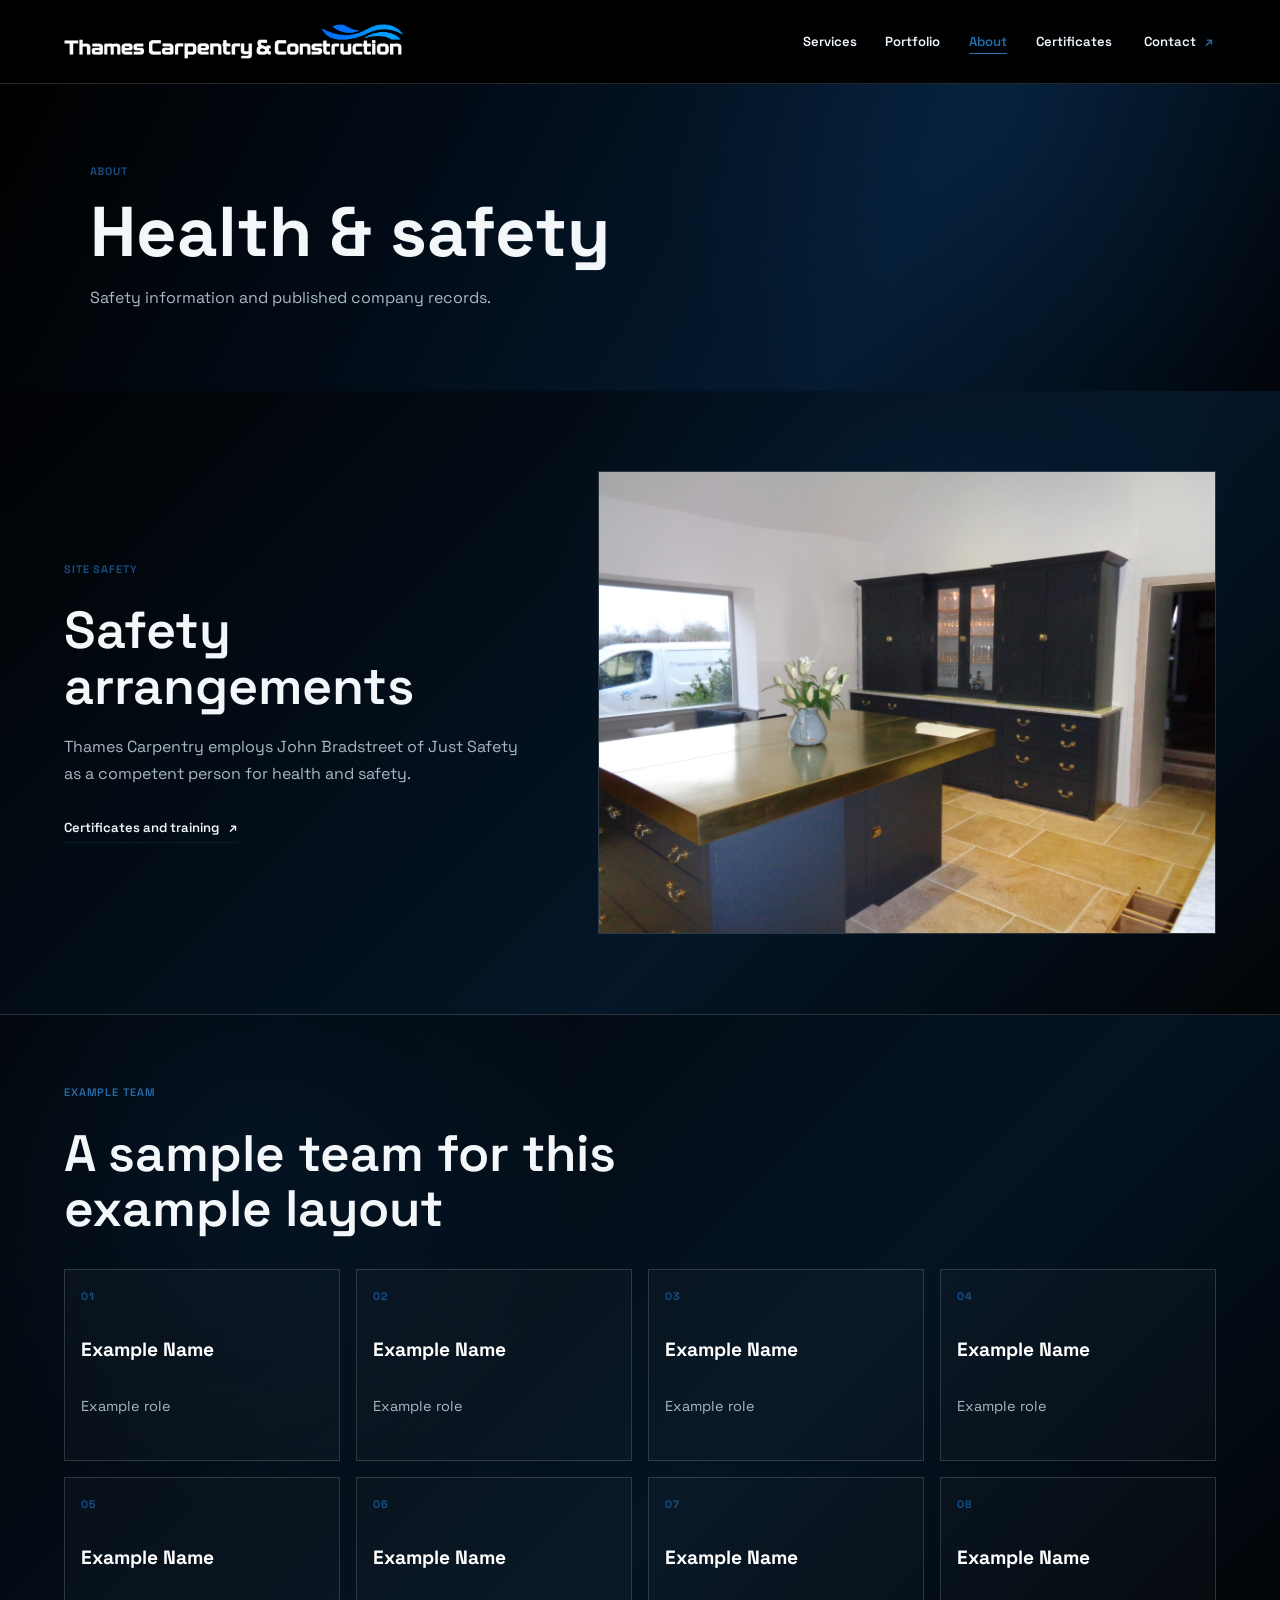
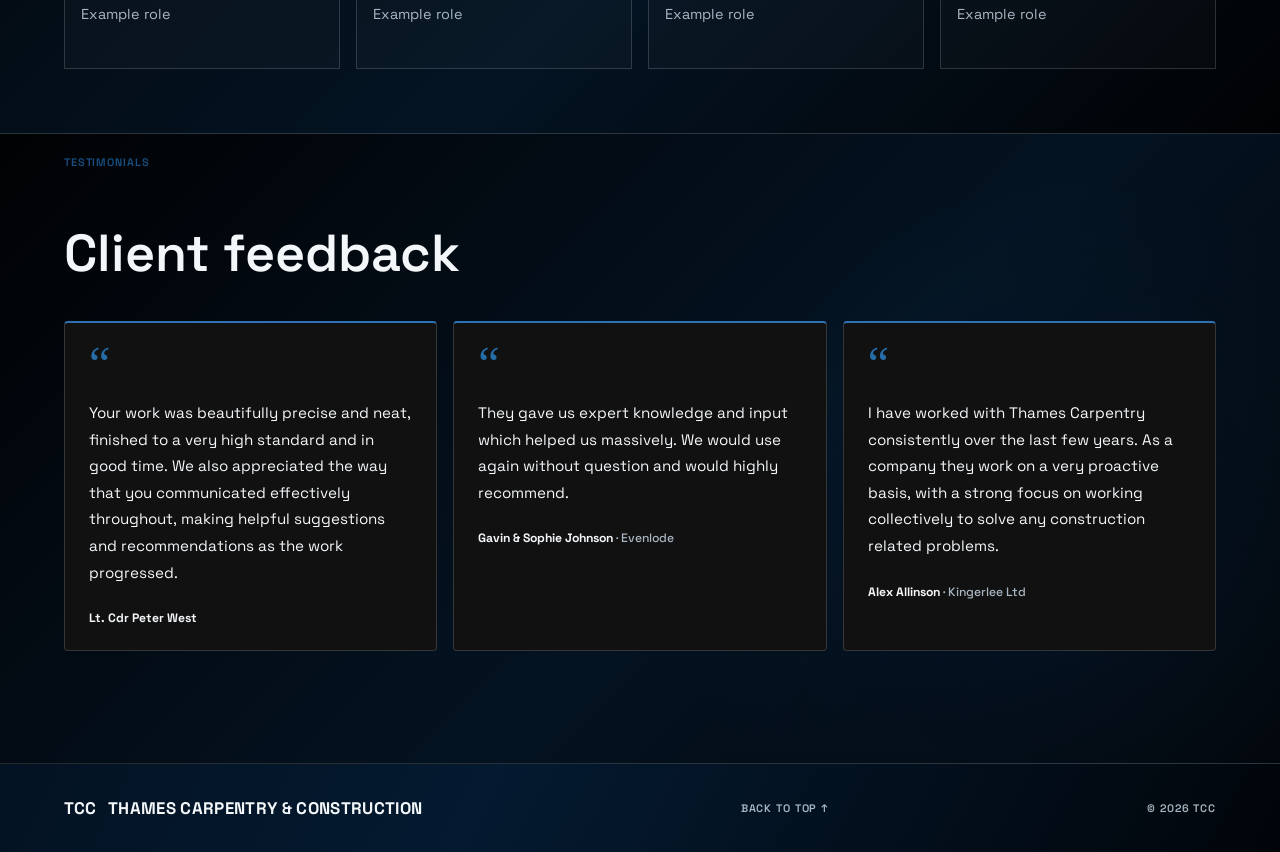
<file: about.html>
<!doctype html>
<html lang="en">
  <head>
    <meta charset="UTF-8" />
    <meta name="viewport" content="width=device-width, initial-scale=1.0" />
    <meta name="description" content="Health and safety information, certificates, and training records for Thames Carpentry and Construction." />
    <meta name="theme-color" content="#f7f9fb" />
    <title>About | Thames Carpentry &amp; Construction</title>
    <link rel="preconnect" href="https://fonts.googleapis.com" />
    <link rel="preconnect" href="https://fonts.gstatic.com" crossorigin />
      <link href="https://fonts.googleapis.com/css2?family=IBM+Plex+Mono:wght@400;500;600&family=Space+Grotesk:wght@400;500;600;700&display=swap" rel="stylesheet" />
      <link rel="stylesheet" href="src/style.css?v=26" />
    <script type="module" src="src/main.js"></script>
  </head>
  <body>
    <header class="site-header">
      <a class="brand" href="index.html" aria-label="Thames Carpentry and Construction home"><img class="brand-logo" src="assets/tcc.png" alt="Thames Carpentry and Construction" /></a>
      <nav class="nav-links" aria-label="Main navigation">
        <a href="kitchens.html">Services</a><a href="portfolio.html">Portfolio</a><a href="about.html" aria-current="page">About</a><a href="certificates.html">Certificates</a><a class="nav-contact" href="contact.html">Contact <span aria-hidden="true">↗</span></a>
      </nav>
      <button class="menu-button" type="button" aria-expanded="false" aria-controls="mobile-nav">Menu</button>
    </header>
    <main id="top">
      <section class="page-hero dark-section">
        <p class="eyebrow">About</p>
        <h1>Health &amp; safety</h1>
        <p>Safety information and published company records.</p>
      </section>
      <section class="about about-profile section-frame" id="about">
        <div class="about-copy">
          <p class="eyebrow">Site safety</p>
          <h2>Safety arrangements</h2>
          <p>Thames Carpentry employs John Bradstreet of Just Safety as a competent person for health and safety.</p>
          <a class="text-link text-link-light" href="certificates.html">Certificates and training <span aria-hidden="true">↗</span></a>
        </div>
        <figure class="about-photo">
          <img src="assets/project-17.jpg" alt="Carpentry and construction project from the Thames Carpentry portfolio" loading="lazy" />
        </figure>
      </section>
      <section class="who-we-are section-frame" aria-labelledby="example-team-title">
        <div class="who-we-are-header">
          <p class="eyebrow">Example team</p>
          <h2 id="example-team-title">A sample team for this example layout</h2>
        </div>
        <div class="people-grid" aria-label="Example team members">
          <article class="person-card"><span>01</span><h3>Example Name</h3><p>Example role</p></article>
          <article class="person-card"><span>02</span><h3>Example Name</h3><p>Example role</p></article>
          <article class="person-card"><span>03</span><h3>Example Name</h3><p>Example role</p></article>
          <article class="person-card"><span>04</span><h3>Example Name</h3><p>Example role</p></article>
          <article class="person-card"><span>05</span><h3>Example Name</h3><p>Example role</p></article>
          <article class="person-card"><span>06</span><h3>Example Name</h3><p>Example role</p></article>
          <article class="person-card"><span>07</span><h3>Example Name</h3><p>Example role</p></article>
          <article class="person-card"><span>08</span><h3>Example Name</h3><p>Example role</p></article>
        </div>
      </section>
      <section class="testimonials section-frame dark-section" aria-labelledby="testimonial-title">
        <div class="section-topline"><p class="eyebrow">Testimonials</p></div>
        <h2 id="testimonial-title">Client feedback</h2>
        <div class="quote-grid">
          <figure class="quote reveal"><span class="quote-mark" aria-hidden="true">“</span><blockquote>Your work was beautifully precise and neat, finished to a very high standard and in good time. We also appreciated the way that you communicated effectively throughout, making helpful suggestions and recommendations as the work progressed.</blockquote><figcaption>Lt. Cdr Peter West</figcaption></figure>
          <figure class="quote reveal"><span class="quote-mark" aria-hidden="true">“</span><blockquote>They gave us expert knowledge and input which helped us massively. We would use again without question and would highly recommend.</blockquote><figcaption>Gavin &amp; Sophie Johnson <span>· Evenlode</span></figcaption></figure>
          <figure class="quote reveal"><span class="quote-mark" aria-hidden="true">“</span><blockquote>I have worked with Thames Carpentry consistently over the last few years. As a company they work on a very proactive basis, with a strong focus on working collectively to solve any construction related problems.</blockquote><figcaption>Alex Allinson <span>· Kingerlee Ltd</span></figcaption></figure>
        </div>
      </section>
    </main>
    <footer class="site-footer section-frame"><a class="footer-brand" href="index.html">TCC <span>Thames Carpentry &amp; Construction</span></a><a href="#top">Back to top ↑</a><span>© <span id="copyright-year"></span> TCC</span></footer>
    <nav class="mobile-nav" id="mobile-nav" aria-label="Mobile navigation" hidden>
      <a href="kitchens.html">Services <span aria-hidden="true">↗</span></a><a href="portfolio.html">Portfolio <span aria-hidden="true">↗</span></a><a href="about.html">About <span aria-hidden="true">↗</span></a><a href="certificates.html">Certificates <span aria-hidden="true">↗</span></a><a href="contact.html">Contact <span aria-hidden="true">↗</span></a>
    </nav>
  </body>
</html>
</file>
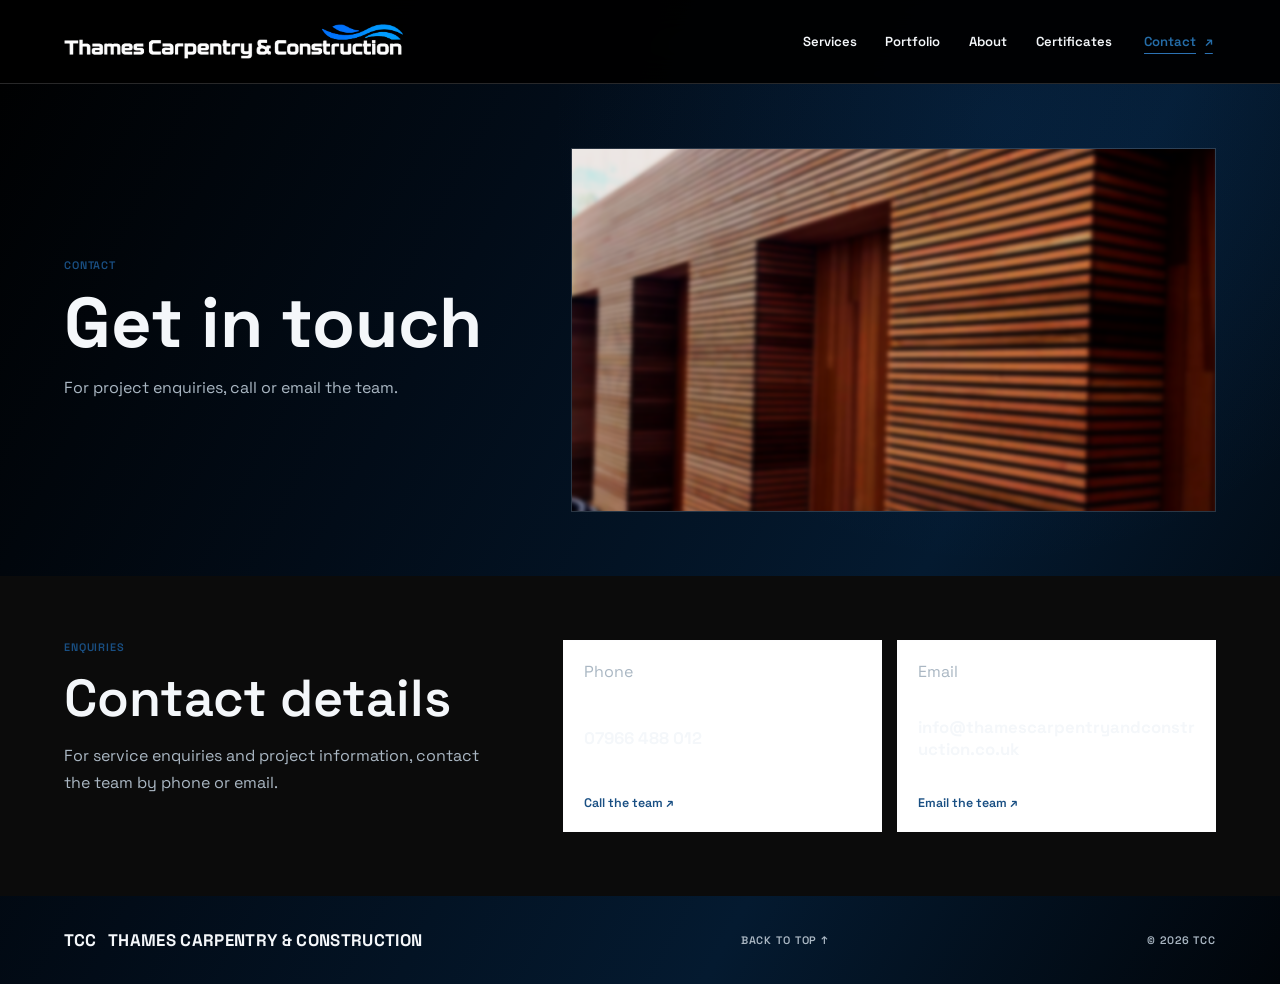
<file: contact.html>
<!doctype html>
<html lang="en">
  <head>
    <meta charset="UTF-8" />
    <meta name="viewport" content="width=device-width, initial-scale=1.0" />
    <meta name="description" content="Contact Thames Carpentry and Construction by phone or email." />
    <meta name="theme-color" content="#f7f9fb" />
    <title>Contact | Thames Carpentry &amp; Construction</title>
    <link rel="preconnect" href="https://fonts.googleapis.com" />
    <link rel="preconnect" href="https://fonts.gstatic.com" crossorigin />
      <link href="https://fonts.googleapis.com/css2?family=IBM+Plex+Mono:wght@400;500;600&family=Space+Grotesk:wght@400;500;600;700&display=swap" rel="stylesheet" />
      <link rel="stylesheet" href="src/style.css?v=28" />
    <script type="module" src="src/main.js"></script>
  </head>
  <body>
    <header class="site-header">
      <a class="brand" href="index.html" aria-label="Thames Carpentry and Construction home"><img class="brand-logo" src="assets/tcc.png" alt="Thames Carpentry and Construction" /></a>
      <nav class="nav-links" aria-label="Main navigation">
        <a href="kitchens.html">Services</a><a href="portfolio.html">Portfolio</a><a href="about.html">About</a><a href="certificates.html">Certificates</a><a class="nav-contact" href="contact.html" aria-current="page">Contact <span aria-hidden="true">↗</span></a>
      </nav>
      <button class="menu-button" type="button" aria-expanded="false" aria-controls="mobile-nav">Menu</button>
    </header>
    <main id="top">
      <section class="contact-hero">
        <div class="contact-hero-copy">
          <p class="eyebrow">Contact</p>
          <h1>Get in touch</h1>
          <p>For project enquiries, call or email the team.</p>
        </div>
        <figure class="contact-hero-image">
          <img src="assets/home-banner.jpg" alt="Thames Carpentry and Construction project" fetchpriority="high" />
        </figure>
      </section>
      <section class="contact section-frame contact-page">
        <div class="contact-details-intro">
          <p class="eyebrow">Enquiries</p>
          <h2>Contact details</h2>
          <p>For service enquiries and project information, contact the team by phone or email.</p>
        </div>
        <div class="contact-methods">
          <a class="contact-method" href="tel:+447966488012"><span class="contact-method-label">Phone</span><strong>07966 488 012</strong><span class="contact-method-arrow">Call the team ↗</span></a>
          <a class="contact-method" href="mailto:info@thamescarpentryandconstruction.co.uk"><span class="contact-method-label">Email</span><strong>info@thamescarpentryandconstruction.co.uk</strong><span class="contact-method-arrow">Email the team ↗</span></a>
        </div>
      </section>
    </main>
    <footer class="site-footer section-frame"><a class="footer-brand" href="index.html">TCC <span>Thames Carpentry &amp; Construction</span></a><a href="#top">Back to top ↑</a><span>© <span id="copyright-year"></span> TCC</span></footer>
    <nav class="mobile-nav" id="mobile-nav" aria-label="Mobile navigation" hidden>
      <a href="kitchens.html">Services <span aria-hidden="true">↗</span></a><a href="portfolio.html">Portfolio <span aria-hidden="true">↗</span></a><a href="about.html">About <span aria-hidden="true">↗</span></a><a href="certificates.html">Certificates <span aria-hidden="true">↗</span></a><a href="contact.html">Contact <span aria-hidden="true">↗</span></a>
    </nav>
  </body>
</html>
</file>
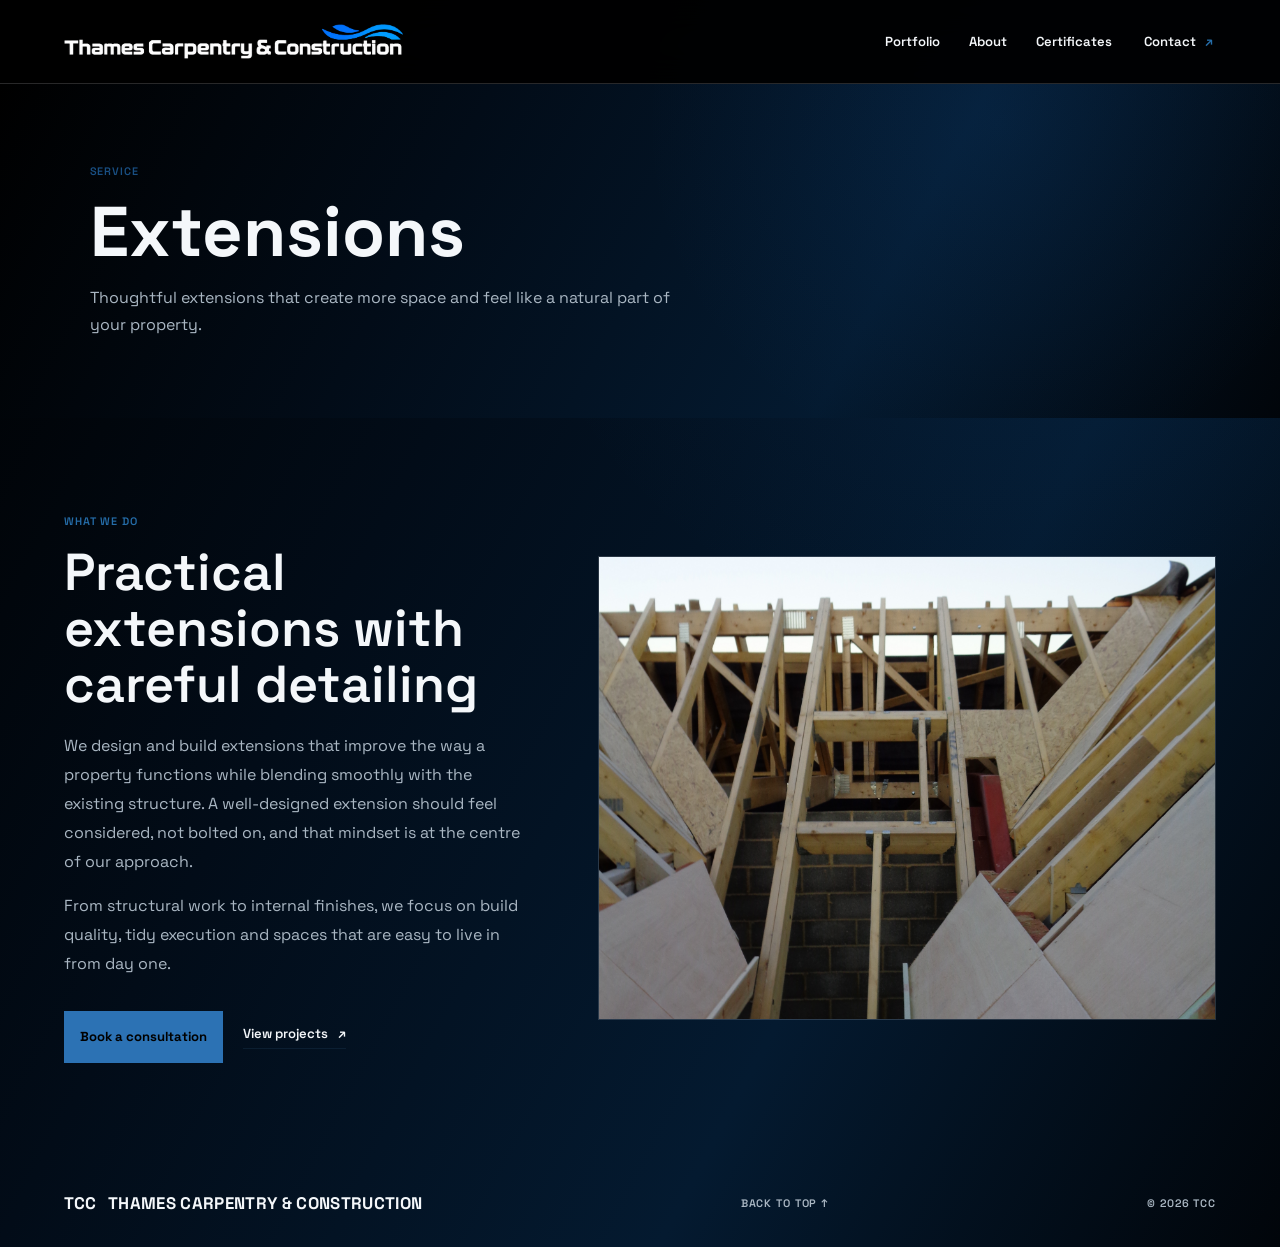
<file: extensions.html>
<!doctype html>
<html lang="en">
  <head>
    <meta charset="UTF-8" />
    <meta name="viewport" content="width=device-width, initial-scale=1.0" />
    <meta name="description" content="Extensions and structural alterations by Thames Carpentry and Construction." />
    <meta name="theme-color" content="#f7f9fb" />
    <title>Extensions | Thames Carpentry &amp; Construction</title>
    <link rel="preconnect" href="https://fonts.googleapis.com" />
    <link rel="preconnect" href="https://fonts.gstatic.com" crossorigin />
    <link href="https://fonts.googleapis.com/css2?family=IBM+Plex+Mono:wght@400;500;600&family=Space+Grotesk:wght@400;500;600;700&display=swap" rel="stylesheet" />
    <link rel="stylesheet" href="src/style.css?v=26" />
    <script type="module" src="src/main.js"></script>
  </head>
  <body>
    <header class="site-header">
      <a class="brand" href="index.html" aria-label="Thames Carpentry and Construction home"><img class="brand-logo" src="assets/tcc.png" alt="Thames Carpentry and Construction" /></a>
      <nav class="nav-links" aria-label="Main navigation">
        <a href="portfolio.html">Portfolio</a>
        <a href="about.html">About</a>
        <a href="certificates.html">Certificates</a>
        <a class="nav-contact" href="contact.html">Contact <span aria-hidden="true">↗</span></a>
      </nav>
      <button class="menu-button" type="button" aria-expanded="false" aria-controls="mobile-nav">Menu</button>
    </header>
    <main id="top">
      <section class="page-hero dark-section">
        <p class="eyebrow">Service</p>
        <h1>Extensions</h1>
        <p>Thoughtful extensions that create more space and feel like a natural part of your property.</p>
      </section>
      <section class="service-page-content section-frame" aria-label="Extension service details">
        <div class="service-page-copy">
          <p class="eyebrow">What we do</p>
          <h2>Practical extensions with careful detailing</h2>
          <p>We design and build extensions that improve the way a property functions while blending smoothly with the existing structure. A well-designed extension should feel considered, not bolted on, and that mindset is at the centre of our approach.</p>
          <p>From structural work to internal finishes, we focus on build quality, tidy execution and spaces that are easy to live in from day one.</p>
          <div class="service-page-actions">
            <a class="button button-primary" href="contact.html">Book a consultation</a>
            <a class="text-link text-link-light" href="portfolio.html">View projects <span aria-hidden="true">↗</span></a>
          </div>
        </div>
        <figure class="service-page-image">
          <img src="assets/project-04.jpg" alt="Property extension by Thames Carpentry and Construction" loading="lazy" />
        </figure>
      </section>
    </main>
    <footer class="site-footer section-frame"><a class="footer-brand" href="index.html">TCC <span>Thames Carpentry &amp; Construction</span></a><a href="#top">Back to top ↑</a><span>© <span id="copyright-year"></span> TCC</span></footer>
    <nav class="mobile-nav" id="mobile-nav" aria-label="Mobile navigation" hidden>
      <a href="portfolio.html">Portfolio <span aria-hidden="true">↗</span></a><a href="about.html">About <span aria-hidden="true">↗</span></a><a href="certificates.html">Certificates <span aria-hidden="true">↗</span></a><a href="contact.html">Contact <span aria-hidden="true">↗</span></a>
    </nav>
  </body>
</html>
</file>
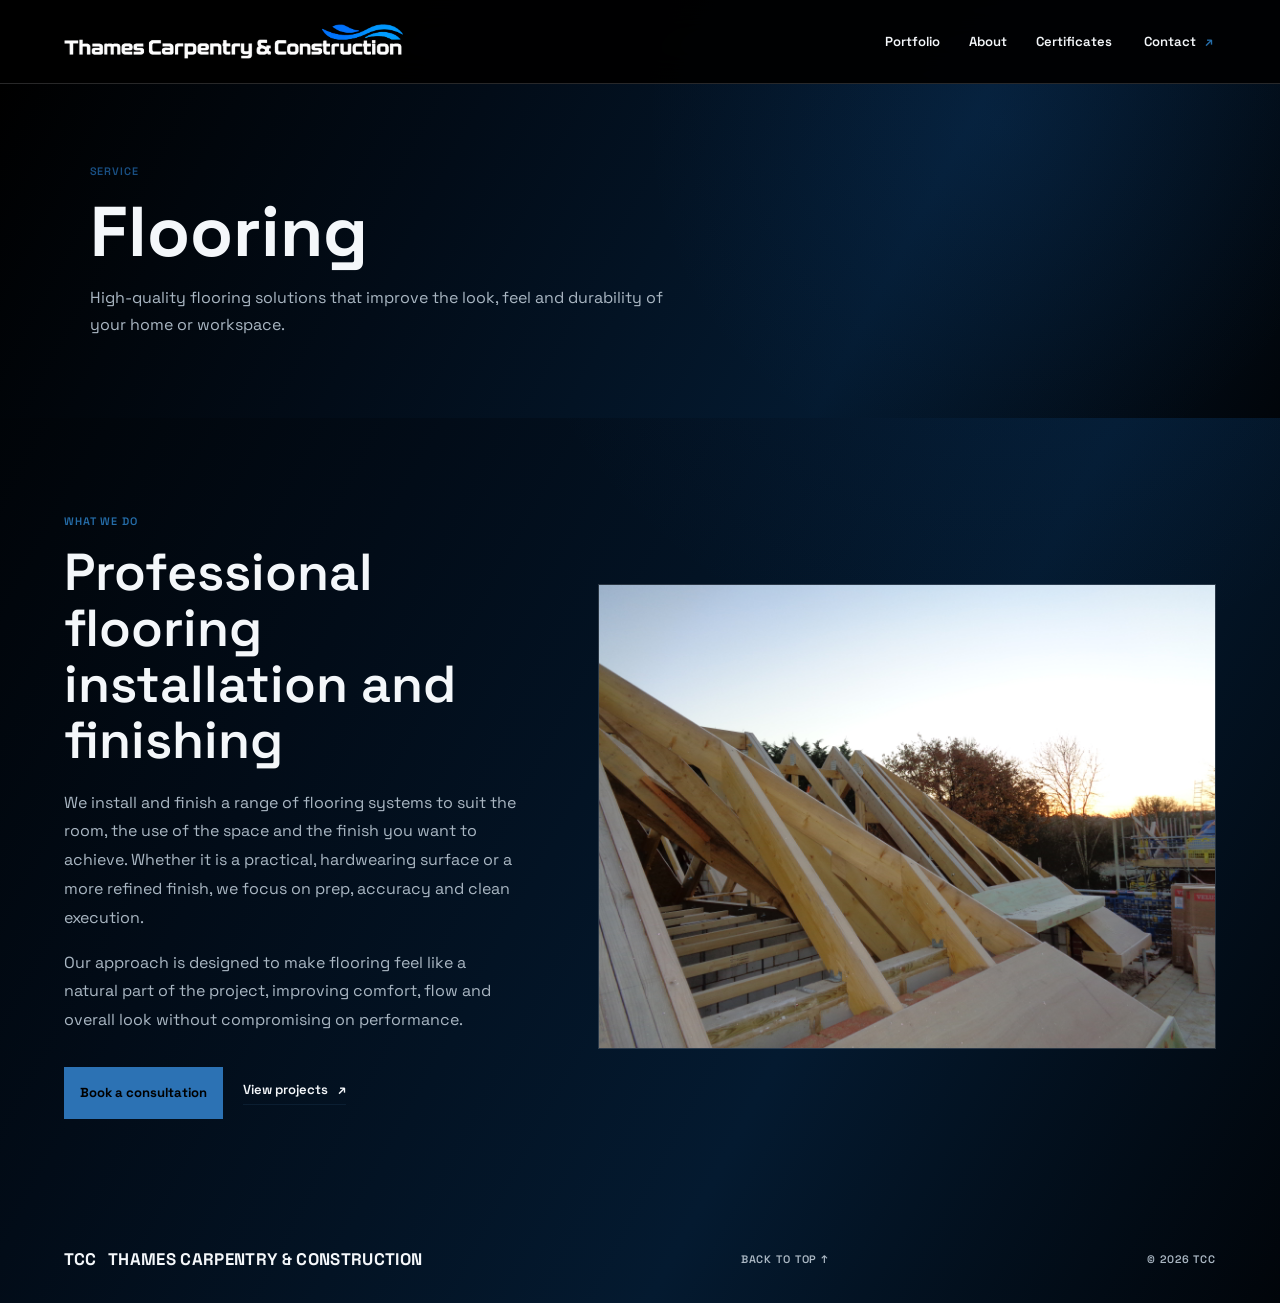
<file: flooring.html>
<!doctype html>
<html lang="en">
  <head>
    <meta charset="UTF-8" />
    <meta name="viewport" content="width=device-width, initial-scale=1.0" />
    <meta name="description" content="Flooring installation and finishing services from Thames Carpentry and Construction." />
    <meta name="theme-color" content="#f7f9fb" />
    <title>Flooring | Thames Carpentry &amp; Construction</title>
    <link rel="preconnect" href="https://fonts.googleapis.com" />
    <link rel="preconnect" href="https://fonts.gstatic.com" crossorigin />
    <link href="https://fonts.googleapis.com/css2?family=IBM+Plex+Mono:wght@400;500;600&family=Space+Grotesk:wght@400;500;600;700&display=swap" rel="stylesheet" />
    <link rel="stylesheet" href="src/style.css?v=26" />
    <script type="module" src="src/main.js"></script>
  </head>
  <body>
    <header class="site-header">
      <a class="brand" href="index.html" aria-label="Thames Carpentry and Construction home"><img class="brand-logo" src="assets/tcc.png" alt="Thames Carpentry and Construction" /></a>
      <nav class="nav-links" aria-label="Main navigation">
        <a href="portfolio.html">Portfolio</a>
        <a href="about.html">About</a>
        <a href="certificates.html">Certificates</a>
        <a class="nav-contact" href="contact.html">Contact <span aria-hidden="true">↗</span></a>
      </nav>
      <button class="menu-button" type="button" aria-expanded="false" aria-controls="mobile-nav">Menu</button>
    </header>
    <main id="top">
      <section class="page-hero dark-section">
        <p class="eyebrow">Service</p>
        <h1>Flooring</h1>
        <p>High-quality flooring solutions that improve the look, feel and durability of your home or workspace.</p>
      </section>
      <section class="service-page-content section-frame" aria-label="Flooring service details">
        <div class="service-page-copy">
          <p class="eyebrow">What we do</p>
          <h2>Professional flooring installation and finishing</h2>
          <p>We install and finish a range of flooring systems to suit the room, the use of the space and the finish you want to achieve. Whether it is a practical, hardwearing surface or a more refined finish, we focus on prep, accuracy and clean execution.</p>
          <p>Our approach is designed to make flooring feel like a natural part of the project, improving comfort, flow and overall look without compromising on performance.</p>
          <div class="service-page-actions">
            <a class="button button-primary" href="contact.html">Book a consultation</a>
            <a class="text-link text-link-light" href="portfolio.html">View projects <span aria-hidden="true">↗</span></a>
          </div>
        </div>
        <figure class="service-page-image">
          <img src="assets/project-02.jpg" alt="Flooring installation by Thames Carpentry and Construction" loading="lazy" />
        </figure>
      </section>
    </main>
    <footer class="site-footer section-frame"><a class="footer-brand" href="index.html">TCC <span>Thames Carpentry &amp; Construction</span></a><a href="#top">Back to top ↑</a><span>© <span id="copyright-year"></span> TCC</span></footer>
    <nav class="mobile-nav" id="mobile-nav" aria-label="Mobile navigation" hidden>
      <a href="portfolio.html">Portfolio <span aria-hidden="true">↗</span></a><a href="about.html">About <span aria-hidden="true">↗</span></a><a href="certificates.html">Certificates <span aria-hidden="true">↗</span></a><a href="contact.html">Contact <span aria-hidden="true">↗</span></a>
    </nav>
  </body>
</html>
</file>
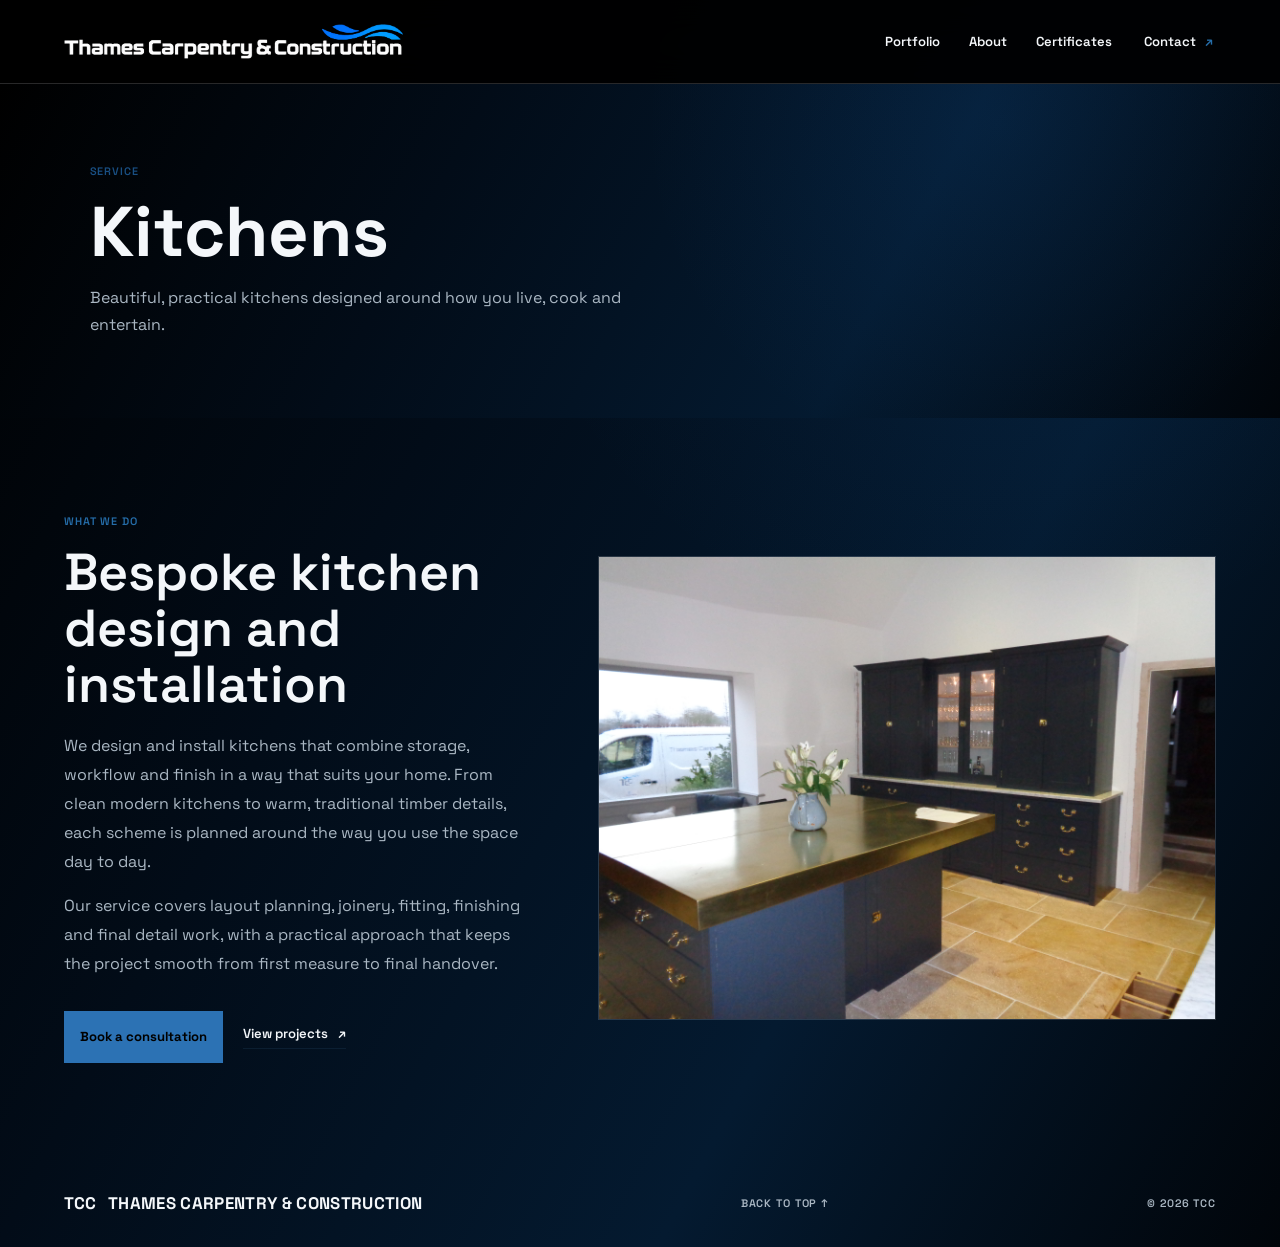
<file: kitchens.html>
<!doctype html>
<html lang="en">
  <head>
    <meta charset="UTF-8" />
    <meta name="viewport" content="width=device-width, initial-scale=1.0" />
    <meta name="description" content="Bespoke kitchen design and installation by Thames Carpentry and Construction." />
    <meta name="theme-color" content="#f7f9fb" />
    <title>Kitchens | Thames Carpentry &amp; Construction</title>
    <link rel="preconnect" href="https://fonts.googleapis.com" />
    <link rel="preconnect" href="https://fonts.gstatic.com" crossorigin />
    <link href="https://fonts.googleapis.com/css2?family=IBM+Plex+Mono:wght@400;500;600&family=Space+Grotesk:wght@400;500;600;700&display=swap" rel="stylesheet" />
    <link rel="stylesheet" href="src/style.css?v=26" />
    <script type="module" src="src/main.js"></script>
  </head>
  <body>
    <header class="site-header">
      <a class="brand" href="index.html" aria-label="Thames Carpentry and Construction home"><img class="brand-logo" src="assets/tcc.png" alt="Thames Carpentry and Construction" /></a>
      <nav class="nav-links" aria-label="Main navigation">
        <a href="portfolio.html">Portfolio</a>
        <a href="about.html">About</a>
        <a href="certificates.html">Certificates</a>
        <a class="nav-contact" href="contact.html">Contact <span aria-hidden="true">↗</span></a>
      </nav>
      <button class="menu-button" type="button" aria-expanded="false" aria-controls="mobile-nav">Menu</button>
    </header>
    <main id="top">
      <section class="page-hero dark-section">
        <p class="eyebrow">Service</p>
        <h1>Kitchens</h1>
        <p>Beautiful, practical kitchens designed around how you live, cook and entertain.</p>
      </section>
      <section class="service-page-content section-frame" aria-label="Kitchen service details">
        <div class="service-page-copy">
          <p class="eyebrow">What we do</p>
          <h2>Bespoke kitchen design and installation</h2>
          <p>We design and install kitchens that combine storage, workflow and finish in a way that suits your home. From clean modern kitchens to warm, traditional timber details, each scheme is planned around the way you use the space day to day.</p>
          <p>Our service covers layout planning, joinery, fitting, finishing and final detail work, with a practical approach that keeps the project smooth from first measure to final handover.</p>
          <div class="service-page-actions">
            <a class="button button-primary" href="contact.html">Book a consultation</a>
            <a class="text-link text-link-light" href="portfolio.html">View projects <span aria-hidden="true">↗</span></a>
          </div>
        </div>
        <figure class="service-page-image">
          <img src="assets/project-01.jpg" alt="Bespoke kitchen installation by Thames Carpentry and Construction" loading="lazy" />
        </figure>
      </section>
    </main>
    <footer class="site-footer section-frame"><a class="footer-brand" href="index.html">TCC <span>Thames Carpentry &amp; Construction</span></a><a href="#top">Back to top ↑</a><span>© <span id="copyright-year"></span> TCC</span></footer>
    <nav class="mobile-nav" id="mobile-nav" aria-label="Mobile navigation" hidden>
      <a href="portfolio.html">Portfolio <span aria-hidden="true">↗</span></a><a href="about.html">About <span aria-hidden="true">↗</span></a><a href="certificates.html">Certificates <span aria-hidden="true">↗</span></a><a href="contact.html">Contact <span aria-hidden="true">↗</span></a>
    </nav>
  </body>
</html>
</file>
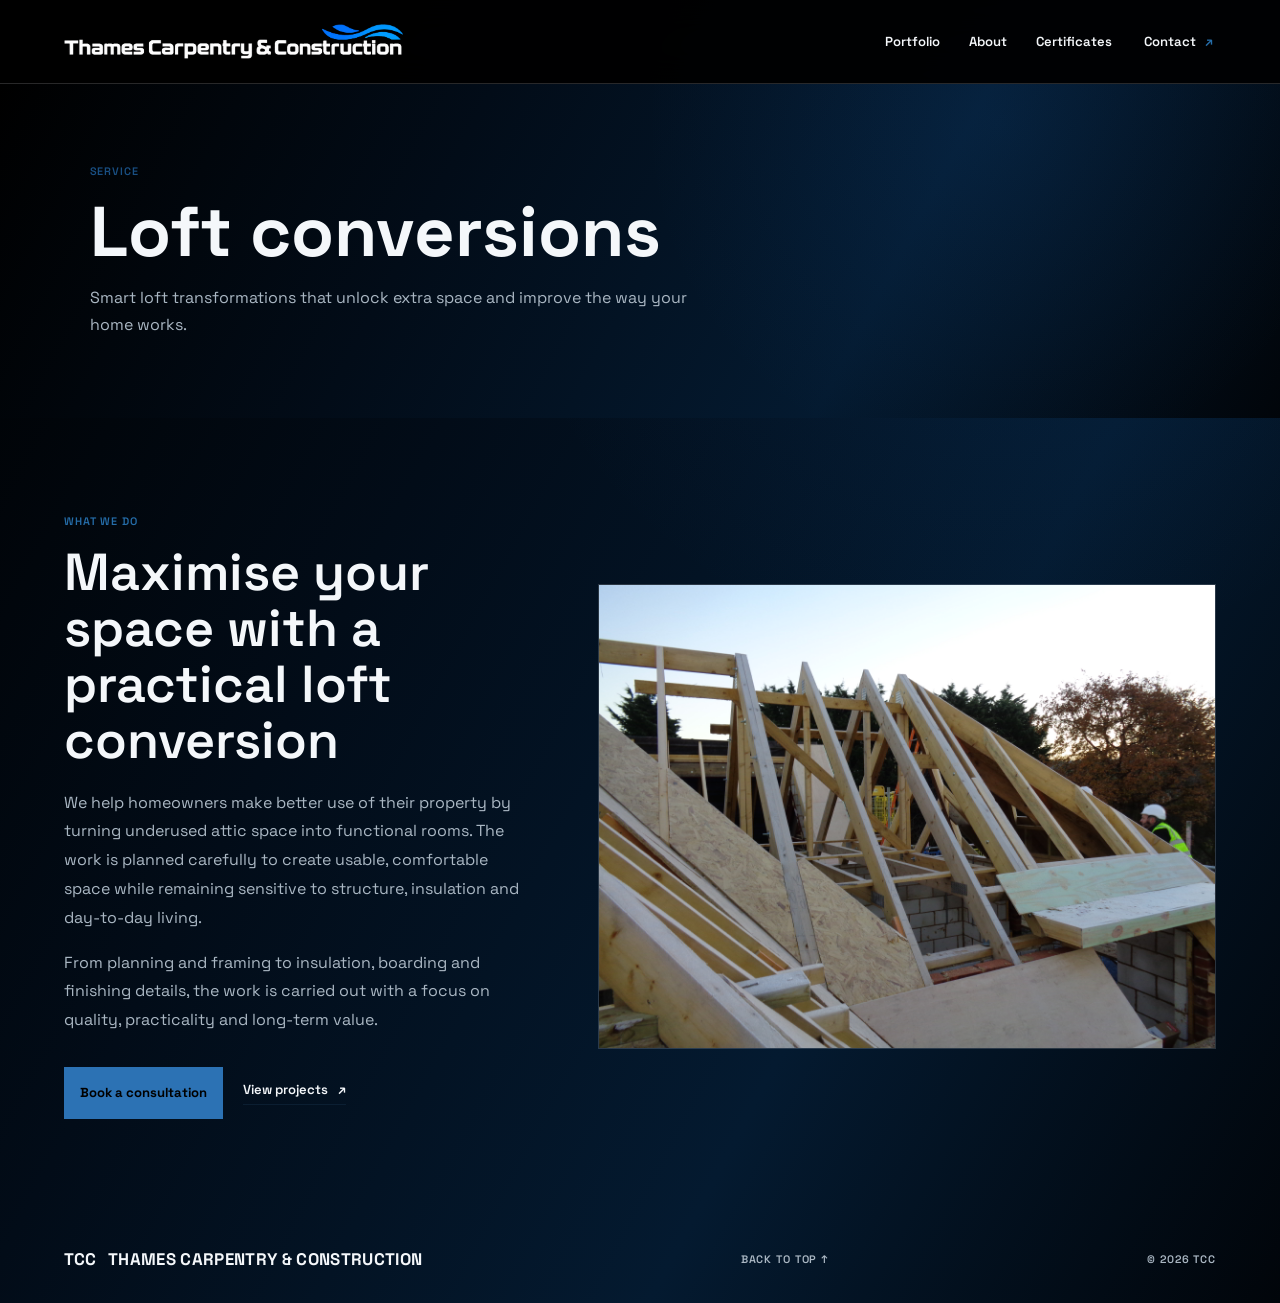
<file: loft-conversions.html>
<!doctype html>
<html lang="en">
  <head>
    <meta charset="UTF-8" />
    <meta name="viewport" content="width=device-width, initial-scale=1.0" />
    <meta name="description" content="Loft conversion and attic space transformation services from Thames Carpentry and Construction." />
    <meta name="theme-color" content="#f7f9fb" />
    <title>Loft Conversions | Thames Carpentry &amp; Construction</title>
    <link rel="preconnect" href="https://fonts.googleapis.com" />
    <link rel="preconnect" href="https://fonts.gstatic.com" crossorigin />
    <link href="https://fonts.googleapis.com/css2?family=IBM+Plex+Mono:wght@400;500;600&family=Space+Grotesk:wght@400;500;600;700&display=swap" rel="stylesheet" />
    <link rel="stylesheet" href="src/style.css?v=26" />
    <script type="module" src="src/main.js"></script>
  </head>
  <body>
    <header class="site-header">
      <a class="brand" href="index.html" aria-label="Thames Carpentry and Construction home"><img class="brand-logo" src="assets/tcc.png" alt="Thames Carpentry and Construction" /></a>
      <nav class="nav-links" aria-label="Main navigation">
        <a href="portfolio.html">Portfolio</a>
        <a href="about.html">About</a>
        <a href="certificates.html">Certificates</a>
        <a class="nav-contact" href="contact.html">Contact <span aria-hidden="true">↗</span></a>
      </nav>
      <button class="menu-button" type="button" aria-expanded="false" aria-controls="mobile-nav">Menu</button>
    </header>
    <main id="top">
      <section class="page-hero dark-section">
        <p class="eyebrow">Service</p>
        <h1>Loft conversions</h1>
        <p>Smart loft transformations that unlock extra space and improve the way your home works.</p>
      </section>
      <section class="service-page-content section-frame" aria-label="Loft conversion service details">
        <div class="service-page-copy">
          <p class="eyebrow">What we do</p>
          <h2>Maximise your space with a practical loft conversion</h2>
          <p>We help homeowners make better use of their property by turning underused attic space into functional rooms. The work is planned carefully to create usable, comfortable space while remaining sensitive to structure, insulation and day-to-day living.</p>
          <p>From planning and framing to insulation, boarding and finishing details, the work is carried out with a focus on quality, practicality and long-term value.</p>
          <div class="service-page-actions">
            <a class="button button-primary" href="contact.html">Book a consultation</a>
            <a class="text-link text-link-light" href="portfolio.html">View projects <span aria-hidden="true">↗</span></a>
          </div>
        </div>
        <figure class="service-page-image">
          <img src="assets/project-03.jpg" alt="Loft conversion project by Thames Carpentry and Construction" loading="lazy" />
        </figure>
      </section>
    </main>
    <footer class="site-footer section-frame"><a class="footer-brand" href="index.html">TCC <span>Thames Carpentry &amp; Construction</span></a><a href="#top">Back to top ↑</a><span>© <span id="copyright-year"></span> TCC</span></footer>
    <nav class="mobile-nav" id="mobile-nav" aria-label="Mobile navigation" hidden>
      <a href="portfolio.html">Portfolio <span aria-hidden="true">↗</span></a><a href="about.html">About <span aria-hidden="true">↗</span></a><a href="certificates.html">Certificates <span aria-hidden="true">↗</span></a><a href="contact.html">Contact <span aria-hidden="true">↗</span></a>
    </nav>
  </body>
</html>
</file>
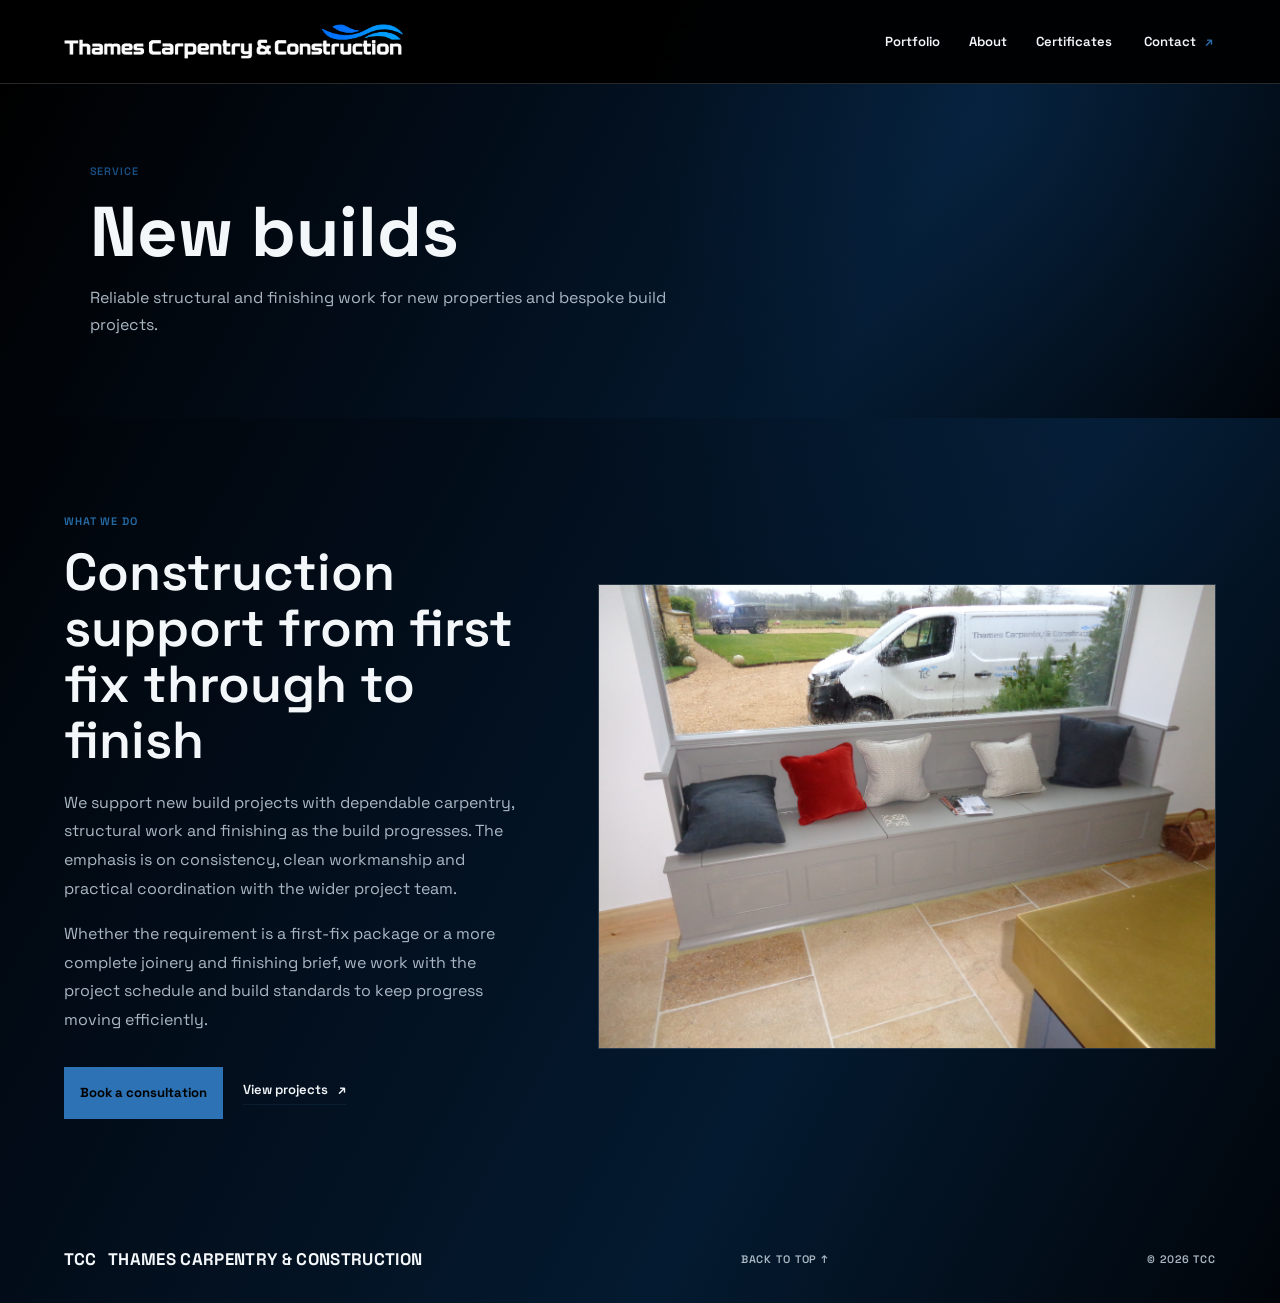
<file: new-builds.html>
<!doctype html>
<html lang="en">
  <head>
    <meta charset="UTF-8" />
    <meta name="viewport" content="width=device-width, initial-scale=1.0" />
    <meta name="description" content="New build and structural work services from Thames Carpentry and Construction." />
    <meta name="theme-color" content="#f7f9fb" />
    <title>New Builds | Thames Carpentry &amp; Construction</title>
    <link rel="preconnect" href="https://fonts.googleapis.com" />
    <link rel="preconnect" href="https://fonts.gstatic.com" crossorigin />
    <link href="https://fonts.googleapis.com/css2?family=IBM+Plex+Mono:wght@400;500;600&family=Space+Grotesk:wght@400;500;600;700&display=swap" rel="stylesheet" />
    <link rel="stylesheet" href="src/style.css?v=26" />
    <script type="module" src="src/main.js"></script>
  </head>
  <body>
    <header class="site-header">
      <a class="brand" href="index.html" aria-label="Thames Carpentry and Construction home"><img class="brand-logo" src="assets/tcc.png" alt="Thames Carpentry and Construction" /></a>
      <nav class="nav-links" aria-label="Main navigation">
        <a href="portfolio.html">Portfolio</a>
        <a href="about.html">About</a>
        <a href="certificates.html">Certificates</a>
        <a class="nav-contact" href="contact.html">Contact <span aria-hidden="true">↗</span></a>
      </nav>
      <button class="menu-button" type="button" aria-expanded="false" aria-controls="mobile-nav">Menu</button>
    </header>
    <main id="top">
      <section class="page-hero dark-section">
        <p class="eyebrow">Service</p>
        <h1>New builds</h1>
        <p>Reliable structural and finishing work for new properties and bespoke build projects.</p>
      </section>
      <section class="service-page-content section-frame" aria-label="New build service details">
        <div class="service-page-copy">
          <p class="eyebrow">What we do</p>
          <h2>Construction support from first fix through to finish</h2>
          <p>We support new build projects with dependable carpentry, structural work and finishing as the build progresses. The emphasis is on consistency, clean workmanship and practical coordination with the wider project team.</p>
          <p>Whether the requirement is a first-fix package or a more complete joinery and finishing brief, we work with the project schedule and build standards to keep progress moving efficiently.</p>
          <div class="service-page-actions">
            <a class="button button-primary" href="contact.html">Book a consultation</a>
            <a class="text-link text-link-light" href="portfolio.html">View projects <span aria-hidden="true">↗</span></a>
          </div>
        </div>
        <figure class="service-page-image">
          <img src="assets/project-04.jpg" alt="New build and structural work project by Thames Carpentry and Construction" loading="lazy" />
        </figure>
      </section>
    </main>
    <footer class="site-footer section-frame"><a class="footer-brand" href="index.html">TCC <span>Thames Carpentry &amp; Construction</span></a><a href="#top">Back to top ↑</a><span>© <span id="copyright-year"></span> TCC</span></footer>
    <nav class="mobile-nav" id="mobile-nav" aria-label="Mobile navigation" hidden>
      <a href="portfolio.html">Portfolio <span aria-hidden="true">↗</span></a><a href="about.html">About <span aria-hidden="true">↗</span></a><a href="certificates.html">Certificates <span aria-hidden="true">↗</span></a><a href="contact.html">Contact <span aria-hidden="true">↗</span></a>
    </nav>
  </body>
</html>
</file>
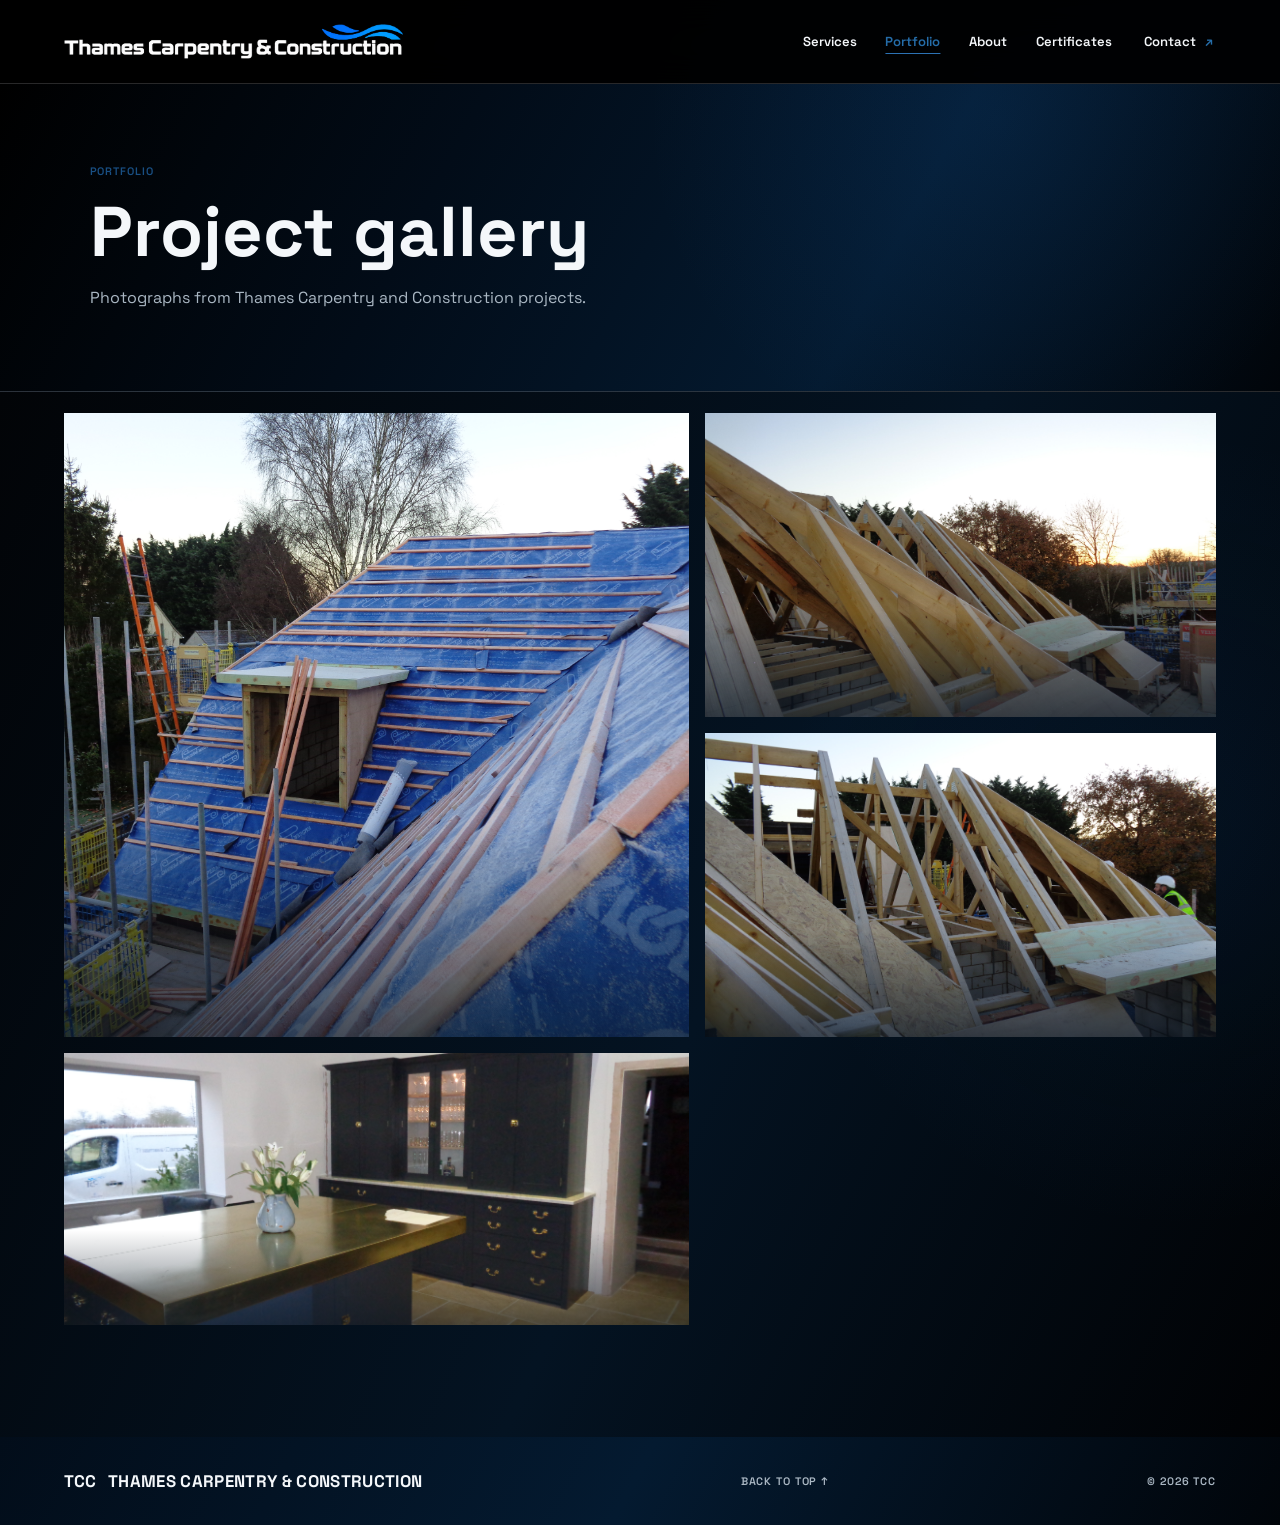
<file: portfolio.html>
<!doctype html>
<html lang="en">
  <head>
    <meta charset="UTF-8" />
    <meta name="viewport" content="width=device-width, initial-scale=1.0" />
    <meta name="description" content="Project photographs from Thames Carpentry and Construction." />
    <meta name="theme-color" content="#f7f9fb" />
    <title>Portfolio | Thames Carpentry &amp; Construction</title>
    <link rel="preconnect" href="https://fonts.googleapis.com" />
    <link rel="preconnect" href="https://fonts.gstatic.com" crossorigin />
      <link href="https://fonts.googleapis.com/css2?family=IBM+Plex+Mono:wght@400;500;600&family=Space+Grotesk:wght@400;500;600;700&display=swap" rel="stylesheet" />
      <link rel="stylesheet" href="src/style.css?v=26" />
    <script type="module" src="src/main.js"></script>
  </head>
  <body>
    <header class="site-header">
      <a class="brand" href="index.html" aria-label="Thames Carpentry and Construction home"><img class="brand-logo" src="assets/tcc.png" alt="Thames Carpentry and Construction" /></a>
      <nav class="nav-links" aria-label="Main navigation">
        <a href="kitchens.html">Services</a><a href="portfolio.html" aria-current="page">Portfolio</a><a href="about.html">About</a><a href="certificates.html">Certificates</a><a class="nav-contact" href="contact.html">Contact <span aria-hidden="true">↗</span></a>
      </nav>
      <button class="menu-button" type="button" aria-expanded="false" aria-controls="mobile-nav">Menu</button>
    </header>
    <main id="top">
      <section class="page-hero dark-section">
        <p class="eyebrow">Portfolio</p>
        <h1>Project gallery</h1>
        <p>Photographs from Thames Carpentry and Construction projects.</p>
      </section>
      <section class="work section-frame portfolio-page">
        <div class="work-grid">
          <a class="project project-feature reveal" href="assets/project-01.jpg" target="_blank" rel="noreferrer"><img src="assets/project-01.jpg" alt="Carpentry and construction project, portfolio image 1" loading="lazy" /></a>
          <a class="project reveal" href="assets/project-02.jpg" target="_blank" rel="noreferrer"><img src="assets/project-02.jpg" alt="Carpentry and construction project, portfolio image 2" loading="lazy" /></a>
          <a class="project reveal" href="assets/project-03.jpg" target="_blank" rel="noreferrer"><img src="assets/project-03.jpg" alt="Carpentry and construction project, portfolio image 3" loading="lazy" /></a>
          <a class="project project-wide reveal" href="assets/project-17.jpg" target="_blank" rel="noreferrer"><img src="assets/project-17.jpg" alt="Carpentry and construction project, portfolio image 4" loading="lazy" /></a>
        </div>
      </section>
    </main>
    <footer class="site-footer section-frame"><a class="footer-brand" href="index.html">TCC <span>Thames Carpentry &amp; Construction</span></a><a href="#top">Back to top ↑</a><span>© <span id="copyright-year"></span> TCC</span></footer>
    <nav class="mobile-nav" id="mobile-nav" aria-label="Mobile navigation" hidden>
      <a href="kitchens.html">Services <span aria-hidden="true">↗</span></a><a href="portfolio.html">Portfolio <span aria-hidden="true">↗</span></a><a href="about.html">About <span aria-hidden="true">↗</span></a><a href="certificates.html">Certificates <span aria-hidden="true">↗</span></a><a href="contact.html">Contact <span aria-hidden="true">↗</span></a>
    </nav>
  </body>
</html>
</file>
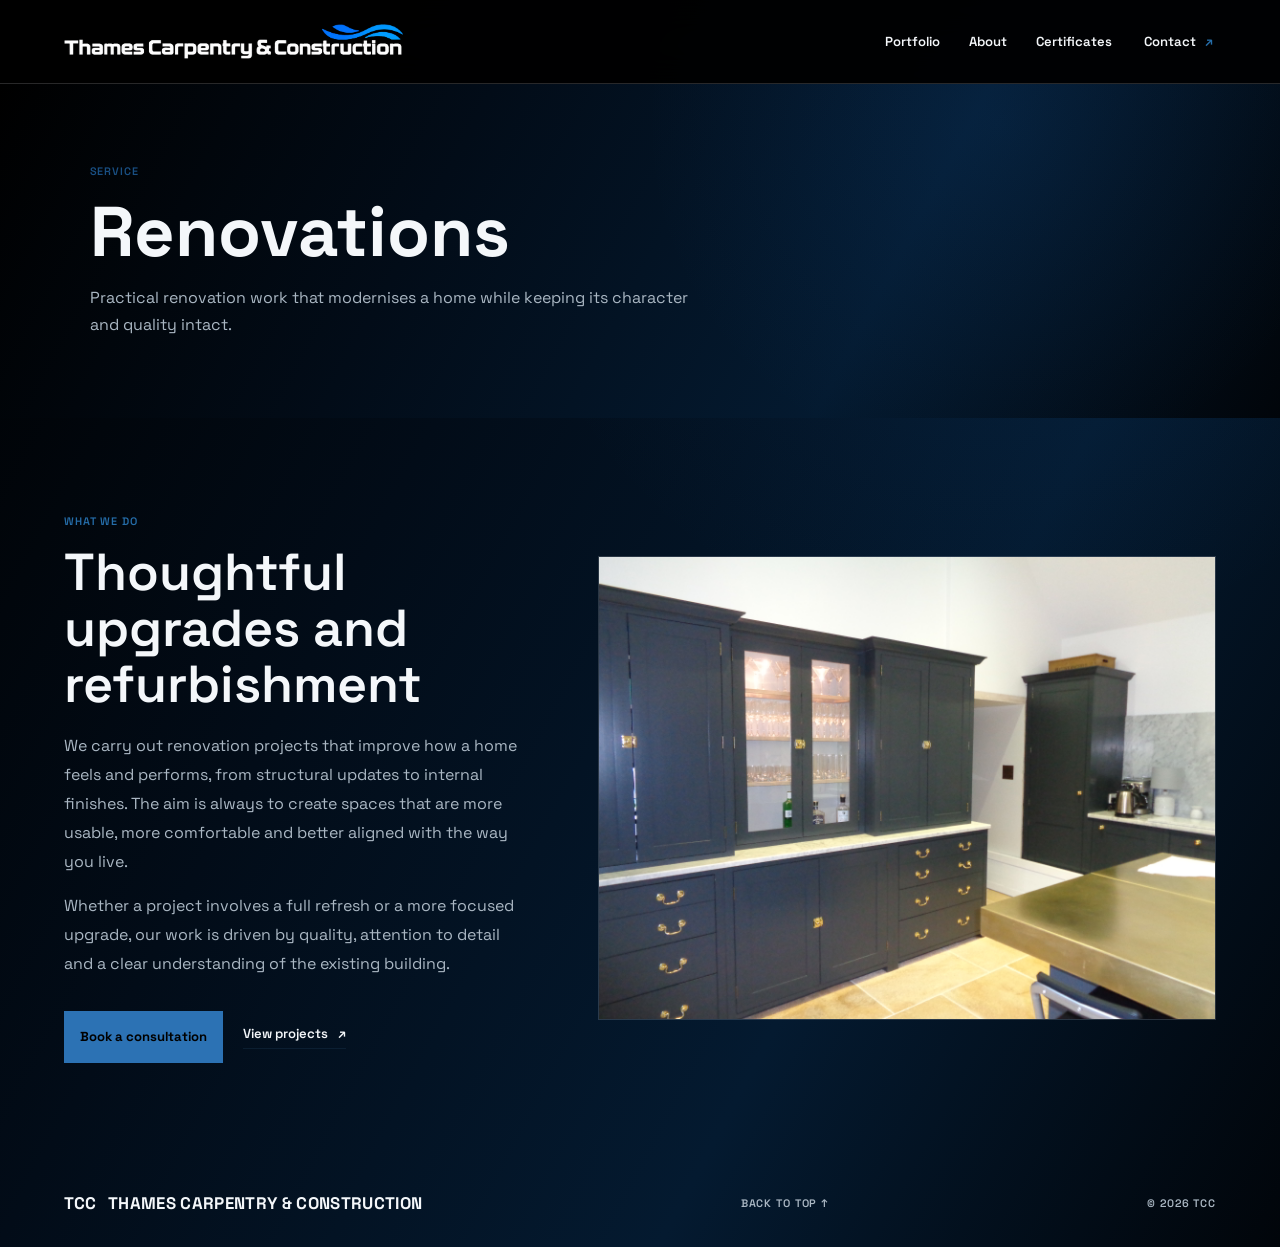
<file: renovations.html>
<!doctype html>
<html lang="en">
  <head>
    <meta charset="UTF-8" />
    <meta name="viewport" content="width=device-width, initial-scale=1.0" />
    <meta name="description" content="Renovation and refurbishment services from Thames Carpentry and Construction." />
    <meta name="theme-color" content="#f7f9fb" />
    <title>Renovations | Thames Carpentry &amp; Construction</title>
    <link rel="preconnect" href="https://fonts.googleapis.com" />
    <link rel="preconnect" href="https://fonts.gstatic.com" crossorigin />
    <link href="https://fonts.googleapis.com/css2?family=IBM+Plex+Mono:wght@400;500;600&family=Space+Grotesk:wght@400;500;600;700&display=swap" rel="stylesheet" />
    <link rel="stylesheet" href="src/style.css?v=26" />
    <script type="module" src="src/main.js"></script>
  </head>
  <body>
    <header class="site-header">
      <a class="brand" href="index.html" aria-label="Thames Carpentry and Construction home"><img class="brand-logo" src="assets/tcc.png" alt="Thames Carpentry and Construction" /></a>
      <nav class="nav-links" aria-label="Main navigation">
        <a href="portfolio.html">Portfolio</a>
        <a href="about.html">About</a>
        <a href="certificates.html">Certificates</a>
        <a class="nav-contact" href="contact.html">Contact <span aria-hidden="true">↗</span></a>
      </nav>
      <button class="menu-button" type="button" aria-expanded="false" aria-controls="mobile-nav">Menu</button>
    </header>
    <main id="top">
      <section class="page-hero dark-section">
        <p class="eyebrow">Service</p>
        <h1>Renovations</h1>
        <p>Practical renovation work that modernises a home while keeping its character and quality intact.</p>
      </section>
      <section class="service-page-content section-frame" aria-label="Renovation service details">
        <div class="service-page-copy">
          <p class="eyebrow">What we do</p>
          <h2>Thoughtful upgrades and refurbishment</h2>
          <p>We carry out renovation projects that improve how a home feels and performs, from structural updates to internal finishes. The aim is always to create spaces that are more usable, more comfortable and better aligned with the way you live.</p>
          <p>Whether a project involves a full refresh or a more focused upgrade, our work is driven by quality, attention to detail and a clear understanding of the existing building.</p>
          <div class="service-page-actions">
            <a class="button button-primary" href="contact.html">Book a consultation</a>
            <a class="text-link text-link-light" href="portfolio.html">View projects <span aria-hidden="true">↗</span></a>
          </div>
        </div>
        <figure class="service-page-image">
          <img src="assets/project-18.jpg" alt="Home renovation project by Thames Carpentry and Construction" loading="lazy" />
        </figure>
      </section>
    </main>
    <footer class="site-footer section-frame"><a class="footer-brand" href="index.html">TCC <span>Thames Carpentry &amp; Construction</span></a><a href="#top">Back to top ↑</a><span>© <span id="copyright-year"></span> TCC</span></footer>
    <nav class="mobile-nav" id="mobile-nav" aria-label="Mobile navigation" hidden>
      <a href="portfolio.html">Portfolio <span aria-hidden="true">↗</span></a><a href="about.html">About <span aria-hidden="true">↗</span></a><a href="certificates.html">Certificates <span aria-hidden="true">↗</span></a><a href="contact.html">Contact <span aria-hidden="true">↗</span></a>
    </nav>
  </body>
</html>
</file>
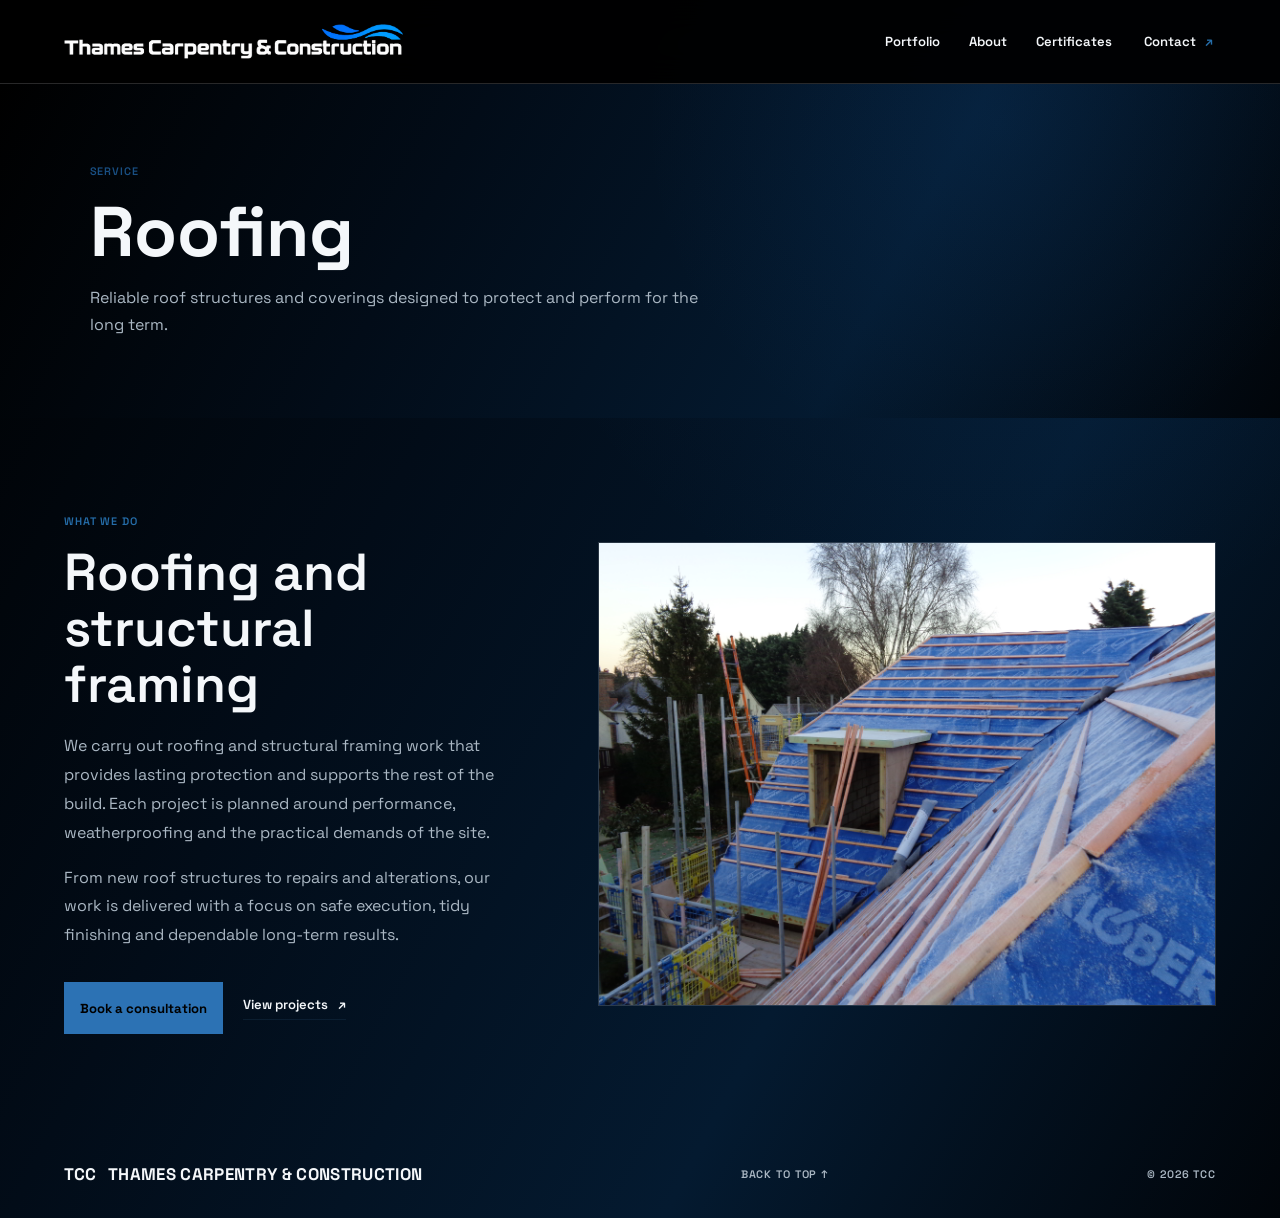
<file: roofing.html>
<!doctype html>
<html lang="en">
  <head>
    <meta charset="UTF-8" />
    <meta name="viewport" content="width=device-width, initial-scale=1.0" />
    <meta name="description" content="Roofing and structural framing services from Thames Carpentry and Construction." />
    <meta name="theme-color" content="#f7f9fb" />
    <title>Roofing | Thames Carpentry &amp; Construction</title>
    <link rel="preconnect" href="https://fonts.googleapis.com" />
    <link rel="preconnect" href="https://fonts.gstatic.com" crossorigin />
    <link href="https://fonts.googleapis.com/css2?family=IBM+Plex+Mono:wght@400;500;600&family=Space+Grotesk:wght@400;500;600;700&display=swap" rel="stylesheet" />
    <link rel="stylesheet" href="src/style.css?v=26" />
    <script type="module" src="src/main.js"></script>
  </head>
  <body>
    <header class="site-header">
      <a class="brand" href="index.html" aria-label="Thames Carpentry and Construction home"><img class="brand-logo" src="assets/tcc.png" alt="Thames Carpentry and Construction" /></a>
      <nav class="nav-links" aria-label="Main navigation">
        <a href="portfolio.html">Portfolio</a>
        <a href="about.html">About</a>
        <a href="certificates.html">Certificates</a>
        <a class="nav-contact" href="contact.html">Contact <span aria-hidden="true">↗</span></a>
      </nav>
      <button class="menu-button" type="button" aria-expanded="false" aria-controls="mobile-nav">Menu</button>
    </header>
    <main id="top">
      <section class="page-hero dark-section">
        <p class="eyebrow">Service</p>
        <h1>Roofing</h1>
        <p>Reliable roof structures and coverings designed to protect and perform for the long term.</p>
      </section>
      <section class="service-page-content section-frame" aria-label="Roofing service details">
        <div class="service-page-copy">
          <p class="eyebrow">What we do</p>
          <h2>Roofing and structural framing</h2>
          <p>We carry out roofing and structural framing work that provides lasting protection and supports the rest of the build. Each project is planned around performance, weatherproofing and the practical demands of the site.</p>
          <p>From new roof structures to repairs and alterations, our work is delivered with a focus on safe execution, tidy finishing and dependable long-term results.</p>
          <div class="service-page-actions">
            <a class="button button-primary" href="contact.html">Book a consultation</a>
            <a class="text-link text-link-light" href="portfolio.html">View projects <span aria-hidden="true">↗</span></a>
          </div>
        </div>
        <figure class="service-page-image">
          <img src="assets/project-17.jpg" alt="Roofing and structural work by Thames Carpentry and Construction" loading="lazy" />
        </figure>
      </section>
    </main>
    <footer class="site-footer section-frame"><a class="footer-brand" href="index.html">TCC <span>Thames Carpentry &amp; Construction</span></a><a href="#top">Back to top ↑</a><span>© <span id="copyright-year"></span> TCC</span></footer>
    <nav class="mobile-nav" id="mobile-nav" aria-label="Mobile navigation" hidden>
      <a href="portfolio.html">Portfolio <span aria-hidden="true">↗</span></a><a href="about.html">About <span aria-hidden="true">↗</span></a><a href="certificates.html">Certificates <span aria-hidden="true">↗</span></a><a href="contact.html">Contact <span aria-hidden="true">↗</span></a>
    </nav>
  </body>
</html>
</file>
<file: src/style.css>
:root {
  --ink: #f4f7fa;
  --blue: #2c72b4;
  --blue-deep: #194f83;
  --navy: #000;
  --contact-blue: #0b0b0b;
  --paper: #000;
  --surface: #080808;
  --surface-raised: #111;
  --light-surface: #050505;
  --dark-text: #f4f7fa;
  --light-muted: #aab7c3;
  --light-line: rgba(244, 247, 250, .16);
  --white: #fff;
  --muted: #aab7c3;
  --line: rgba(244, 247, 250, .16);
  --cyan: #256da9;
  --amber: #b46c26;
  --display: "Space Grotesk", sans-serif;
  --utility: "Space Grotesk", sans-serif;
  --blue-gradient: radial-gradient(circle at 78% 12%, rgba(28, 112, 203, .1), transparent 34%), linear-gradient(118deg, #000 0%, #020c18 34%, #041a30 68%, #01050a 100%);
}

* { box-sizing: border-box; }
html { max-width: 100%; overflow-x: hidden; scroll-behavior: smooth; scroll-padding-top: 6rem; }
body { background: var(--blue-gradient); color: var(--ink); font-family: var(--display); margin: 0; max-width: 100%; overflow-x: hidden; position: relative; }
header, main, footer, .site-header, .site-footer, .section-frame, .page-hero, .dark-cta, .service-detail { position: relative; z-index: 2; }
main { animation: site-start .9s cubic-bezier(.2, .75, .25, 1) both; padding-top: 5.25rem; }
@keyframes site-start { from { opacity: 0; transform: translateY(18px); } to { opacity: 1; transform: translateY(0); } }
a { color: inherit; text-decoration: none; }
img { display: block; max-width: 100%; }
button { font: inherit; }
a:focus-visible, button:focus-visible { outline: 2px solid var(--cyan); outline-offset: 4px; }

.site-header, .site-footer, .section-frame { padding-left: clamp(1.25rem, 5vw, 5.5rem); padding-right: clamp(1.25rem, 5vw, 5.5rem); }
.site-header { align-items: center; backdrop-filter: blur(16px); background: rgba(0, 0, 0, .94); border-bottom: 1px solid var(--line); display: flex; justify-content: space-between; left: 0; min-height: 5.25rem; padding-bottom: .7rem; padding-top: .7rem; position: fixed; right: 0; top: 0; width: 100%; z-index: 10; }
.brand { align-items: center; display: flex; flex: 1 1 auto; min-width: 0; width: min(64vw, 70rem); }
.brand-logo { display: block; height: clamp(2.2rem, 2.8vw, 4.4rem); max-width: 100%; object-fit: contain; width: auto; }
.nav-links { align-items: center; display: flex; flex-shrink: 0; gap: 1.8rem; font-size: .82rem; font-weight: 600; }
.nav-links a { transition: color .2s ease; }
.nav-links a:hover { color: var(--cyan); }
.nav-links a[aria-current="page"] { color: var(--cyan); text-decoration: underline; text-decoration-color: var(--blue); text-underline-offset: .45rem; }
.nav-contact { align-items: center; background: transparent; border: 0; display: inline-flex; gap: .55rem; padding: .65rem .2rem; }
.nav-contact span { color: var(--cyan); }
.menu-button {
  align-items: center;
  appearance: none;
  -webkit-appearance: none;
  background: transparent !important;
  border: 0 !important;
  box-shadow: none !important;
  color: var(--ink);
  cursor: pointer;
  display: none;
  gap: .45rem;
  justify-content: center;
  padding: .25rem;
}
.menu-button:hover,
.menu-button:focus,
.menu-button:active,
.menu-button:focus-visible {
  background: transparent !important;
  border: 0 !important;
  box-shadow: none !important;
  outline: none !important;
}
.menu-button-bars {
  background: transparent;
  display: inline-flex;
  flex-direction: column;
  gap: .28rem;
  justify-content: center;
  width: 1.5rem;
}
.menu-button-bars span {
  background: var(--blue);
  border-radius: 999px;
  display: block;
  height: 2px;
  width: 100%;
}
.eyebrow, .section-index, .contact-index, .site-footer, .safety-number, .safety-location { font: 600 .68rem var(--utility); letter-spacing: .08em; text-transform: uppercase; }
.eyebrow { align-items: center; color: var(--cyan); display: flex; gap: .65rem; }
.section-index { color: var(--muted); }
h1, h2, h3, p { margin-top: 0; }
h1 { font-size: 5rem; font-weight: 700; letter-spacing: 0; line-height: 1; margin: 0; }
h2 { font-size: 3.25rem; font-weight: 600; letter-spacing: 0; line-height: 1.08; margin: 0; }
h3 { letter-spacing: 0; }

.hero { background: transparent; display: grid; grid-template-columns: minmax(0, 1fr); grid-template-rows: minmax(32rem, auto); }
.hero-copy { align-content: center; align-items: start; color: var(--white); display: grid; gap: 1.2rem; grid-column: 1; grid-row: 1; grid-template-columns: minmax(0, 1fr); max-width: 60rem; padding: 3.5rem clamp(1.25rem, 7vw, 7rem); position: relative; z-index: 2; }
.hero h1 { max-width: 56rem; }
.typing-char { display: inline-block; white-space: pre; }
.hero h1:after { background: var(--cyan); content: ""; display: block; height: 3px; margin-top: 1rem; width: 4rem; }
.hero-actions { align-items: center; display: flex; flex-wrap: wrap; gap: 1rem; }
.button { align-items: center; display: inline-flex; font-size: .82rem; font-weight: 700; gap: 1.2rem; justify-content: space-between; min-height: 3.25rem; padding: .9rem 1rem; transition: background .2s ease, color .2s ease, transform .2s ease; }
.button:hover { transform: translateY(-2px); }
.button-primary { background: var(--blue); color: var(--navy); }
.button-primary span { color: var(--navy); }
.button-primary:hover { background: #6ca7ff; }
.text-link { border-bottom: 1px solid currentColor; display: inline-flex; font-size: .82rem; font-weight: 600; gap: .65rem; padding-bottom: .35rem; }
.hero .text-link { border-color: rgba(255, 255, 255, .7); color: var(--white); }
.hero .text-link:hover { color: var(--cyan); }
.hero-image { aspect-ratio: 16 / 8; grid-column: 1; grid-row: 1; margin: 0; overflow: hidden; position: relative; width: 100%; z-index: 0; }
.hero-image:after { background: linear-gradient(90deg, rgba(13, 38, 63, .76), rgba(23, 62, 99, .34) 52%, rgba(23, 62, 99, .03)); content: ""; inset: 0; pointer-events: none; position: absolute; }
.hero-image img { display: block; height: 100%; object-fit: cover; object-position: center; position: static; transform: none; width: 100%; }

.services, .work, .testimonials { border-top: 1px solid var(--line); padding-bottom: 7rem; padding-top: 1.35rem; position: relative; }
.domestic-commercial { background: linear-gradient(135deg, rgba(2, 9, 16, .96), rgba(8, 26, 43, .96)); border-top: 1px solid var(--line); padding: 4rem clamp(1.25rem, 5vw, 5.5rem) 5rem; }
.domestic-commercial-grid { display: grid; gap: 1.25rem; grid-template-columns: repeat(2, minmax(0, 1fr)); }
.domestic-commercial-card { background: rgba(255, 255, 255, .02); border: 1px solid var(--line); padding: 1.8rem 1.6rem 1.6rem; }
.domestic-commercial-card h3 { color: var(--blue); font-size: clamp(2rem, 2.6vw, 3rem); margin-bottom: 1rem; }
.domestic-commercial-card p { color: var(--muted); font-size: clamp(1rem, 1.3vw, 1.4rem); line-height: 1.4; margin: 0; max-width: 26ch; }

.who-we-are { background: radial-gradient(circle at 18% 18%, rgba(18, 92, 171, .12), transparent 30%), linear-gradient(135deg, #020407, #041423 58%, #010204); border-top: 1px solid var(--line); padding-top: 1.35rem; }
.who-we-are-header { display: grid; gap: 1rem; padding: 3rem 0 2rem; }
.who-we-are-header h2 { font-size: clamp(2.4rem, 4vw, 4rem); max-width: 44rem; }
.people-grid { display: grid; gap: 1rem; grid-template-columns: repeat(4, minmax(0, 1fr)); padding-bottom: 4rem; }
.person-card { background: rgba(255, 255, 255, .02); border: 1px solid var(--line); display: grid; gap: .75rem; min-height: 12rem; padding: 1.2rem 1rem; }
.person-card span { color: var(--blue-deep); font-size: .68rem; font-weight: 700; letter-spacing: .12em; text-transform: uppercase; }
.person-card h3 { color: var(--white); font-size: 1.2rem; margin: 0; }
.person-card p { color: var(--muted); font-size: .9rem; line-height: 1.5; margin: 0; }

.services { background: radial-gradient(circle at 8% 18%, rgba(12, 76, 142, .1), transparent 30%), linear-gradient(135deg, #03070c, #041322 62%, #020407); border-color: var(--light-line); color: var(--dark-text); }
.services .eyebrow { color: var(--blue-deep); }
.services .section-index { color: var(--light-muted); }
.services-heading { align-items: end; display: grid; gap: 3rem; grid-template-columns: 1.1fr .65fr; padding: 4.5rem 0 3rem; }
.services-heading p, .work-heading p { color: var(--muted); font-size: 1rem; line-height: 1.7; margin-bottom: .4rem; max-width: 27rem; }
.services-heading p { color: var(--light-muted); }
.service-list { display: grid; gap: .65rem; grid-template-columns: repeat(3, minmax(0, 1fr)); }
.services .service-list { border-color: var(--light-line); }
.services .service-list a { background: var(--surface-raised); border-color: var(--light-line); color: var(--dark-text); }
.services .service-list a > span:first-child { color: var(--light-muted); }
.service-list a { align-items: center; background: var(--surface); border: 1px solid var(--line); display: grid; gap: 1rem; grid-template-columns: 2.6rem 1fr; min-height: 5rem; height: 100%; padding: 1rem; position: relative; transition: background .2s ease, border-color .2s ease, transform .2s ease; -webkit-tap-highlight-color: transparent; }
.service-list a::after {
  content: "View";
  color: var(--blue);
  font: 600 .58rem var(--utility);
  letter-spacing: .08em;
  opacity: 0;
  position: absolute;
  right: .9rem;
  text-transform: uppercase;
  transition: opacity .2s ease;
}
.service-list a > span:first-child { color: var(--cyan); font: 700 .68rem var(--utility); letter-spacing: .08em; }
.service-list strong { font-size: 1rem; font-weight: 600; letter-spacing: 0; display: block; line-height: 1.2; }

@media (hover: hover) and (pointer: fine) {
  .services .service-list a:hover { background: #12385d; border-color: var(--blue); color: var(--white); }
  .service-list a:hover { background: var(--surface-raised); border-color: var(--blue); transform: translateY(-2px); }
}

@media (hover: none), (pointer: coarse) {
  .service-list a::after {
    opacity: 1;
  }
  .service-list a:active,
  .service-list a:focus-visible {
    background: #12385d;
    border-color: var(--blue);
    color: var(--white);
    transform: translateY(-1px);
  }
}
.service-details { background: var(--surface); }
.service-detail { align-items: center; border-top: 1px solid var(--line); display: grid; gap: clamp(2rem, 5vw, 5rem); grid-template-columns: minmax(0, .85fr) minmax(0, 1.15fr); padding: 3.5rem clamp(1.25rem, 5vw, 5.5rem); }
.service-detail:nth-child(even) { background: var(--surface); grid-template-columns: minmax(0, 1.15fr) minmax(0, .85fr); }
.service-detail:nth-child(odd) { background: var(--paper); }
.service-detail-copy { display: grid; gap: 1.6rem; }
.service-offering { scroll-margin-top: 6rem; }
.service-offering + .service-offering { border-top: 1px solid var(--line); padding-top: 1.4rem; }
.service-offering h2 { font-size: 2.25rem; margin-bottom: .55rem; }
.service-offering p { color: var(--muted); line-height: 1.7; margin-bottom: 0; max-width: 32rem; }
.service-detail-image { aspect-ratio: 4 / 3; border: 1px solid var(--line); grid-column: 2; grid-row: 1; height: auto; object-fit: cover; width: 100%; }
.service-detail:nth-child(even) .service-detail-copy { grid-column: 2; }
.service-detail:nth-child(even) .service-detail-image { grid-column: 1; }

.work { background: radial-gradient(circle at 92% 42%, rgba(17, 91, 166, .1), transparent 30%), linear-gradient(115deg, #020407, #041322 56%, #010204); margin: 0; padding-left: clamp(1.25rem, 5vw, 5.5rem); padding-right: clamp(1.25rem, 5vw, 5.5rem); }
.work-heading { align-items: end; display: flex; justify-content: space-between; padding: 4rem 0 2.75rem; }
.work-heading p { max-width: 22rem; }
.work-grid { display: grid; gap: 1rem; grid-auto-flow: dense; grid-template-columns: 1.1fr .9fr; }
.project { background: var(--surface-raised); display: block; min-height: 17rem; overflow: hidden; position: relative; }
.project-feature { grid-row: span 2; min-height: 39rem; }
.project-wide { grid-column: auto; }
.project img { height: 100%; inset: 0; object-fit: cover; position: absolute; transition: transform .55s cubic-bezier(.2, .7, .2, 1); width: 100%; }
.project:hover img { transform: scale(1.035); }
.project:after { background: linear-gradient(180deg, transparent 65%, rgba(7, 19, 32, .65)); content: ""; inset: 0; pointer-events: none; position: absolute; }

.about { background: radial-gradient(circle at 70% 24%, rgba(18, 92, 171, .1), transparent 34%), linear-gradient(135deg, #010204, #041627 64%, #020507); color: var(--ink); display: grid; gap: 5vw; grid-template-columns: 1.1fr .9fr; padding-bottom: 6rem; padding-top: 6rem; }
.about-summary { grid-template-columns: 1fr; }
.about-profile { align-items: center; gap: clamp(2rem, 6vw, 6rem); grid-template-columns: minmax(0, .85fr) minmax(0, 1.15fr); padding-bottom: 5rem; padding-top: 5rem; }
.about-profile .about-copy { max-width: 38rem; }
.about-photo { margin: 0; min-width: 0; }
.about-photo img { aspect-ratio: 4 / 3; border: 1px solid var(--line); height: auto; object-fit: cover; width: 100%; }
.about .eyebrow { color: var(--blue-deep); }
.about-copy { max-width: 42rem; }
.about-copy h2 { font-size: 3.25rem; margin: 1.6rem 0 1.2rem; }
.about-copy > p:not(.eyebrow) { color: var(--muted); font-size: 1rem; line-height: 1.7; margin-bottom: 1.8rem; max-width: 34rem; }
.text-link-light { border-color: rgba(23, 49, 73, .45); }
.text-link-light:hover { color: var(--blue-deep); }
.safety-note { align-self: end; border-top: 1px solid var(--line); padding: 1.5rem 0 0; }
.safety-number { color: var(--blue-deep); }
.safety-note h3 { font-size: 1.35rem; letter-spacing: 0; margin: 1.5rem 0 .8rem; }
.safety-note p:not(.safety-location) { color: var(--muted); font-size: .9rem; line-height: 1.7; margin-bottom: 2rem; }
.safety-rule { background: var(--cyan); display: block; height: 2px; margin-bottom: 1.1rem; width: 2rem; }
.safety-location { color: var(--muted); line-height: 1.65; margin: 0; }

.dark-section { background: var(--blue-gradient); color: var(--ink); }
.dark-section .eyebrow { color: var(--blue-deep); }
.dark-section .section-index { color: var(--muted); }
.page-hero { padding: 5rem clamp(1.25rem, 7vw, 7rem); }
.page-hero h1 { font-size: 4.4rem; margin: 1.2rem 0 1rem; max-width: 58rem; }
.page-hero p:not(.eyebrow) { color: var(--muted); font-size: 1rem; line-height: 1.7; margin: 0; max-width: 38rem; }
.service-page-content { align-items: center; display: grid; gap: clamp(2rem, 6vw, 6rem); grid-template-columns: minmax(0, .85fr) minmax(0, 1.15fr); padding-bottom: 6rem; padding-top: 6rem; }
.service-page-copy { max-width: 38rem; }
.service-page-copy h2 { margin: 1rem 0 1.25rem; }
.service-page-copy > p:not(.eyebrow) { color: var(--muted); font-size: 1rem; line-height: 1.8; }
.service-page-image { border: 1px solid var(--line); margin: 0; overflow: hidden; }
.service-page-image img { aspect-ratio: 4 / 3; height: auto; object-fit: cover; width: 100%; }
.service-page-actions { align-items: center; display: flex; flex-wrap: wrap; gap: 1.25rem; margin-top: 2rem; }
.dark-cta { align-items: center; background: linear-gradient(120deg, #07182c, #0b2e52 58%, #07182c); border: 1px solid var(--line); border-left: 3px solid var(--blue); display: grid; gap: 1rem 3rem; grid-template-columns: minmax(0, 1fr) minmax(17rem, .7fr); padding: 3.5rem clamp(1.25rem, 5vw, 5.5rem); }
.dark-cta .eyebrow { grid-column: 1; grid-row: 1; margin: 0; }
.dark-cta h2 { grid-column: 1; grid-row: 2; margin: 0; }
.dark-cta > p:not(.eyebrow) { color: var(--muted); grid-column: 2; grid-row: 1; line-height: 1.7; margin: 0; }
.dark-cta > a { grid-column: 2; grid-row: 2; justify-self: start; }
.dark-cta > p a { color: var(--blue-deep); text-decoration: underline; }

.certificates { background: radial-gradient(circle at 18% 32%, rgba(17, 88, 163, .1), transparent 32%), linear-gradient(120deg, #020407, #041423 58%, #010204); border-top: 1px solid var(--line); padding-bottom: 5rem; padding-top: 1.35rem; }
.certificate-heading { align-items: end; display: grid; gap: 2rem; grid-template-columns: 1.1fr .7fr; padding: 3rem 0 2.25rem; }
.certificate-heading h2 { font-size: 3rem; max-width: 42rem; }
.certificate-heading p { color: var(--muted); font-size: .95rem; line-height: 1.7; margin-bottom: .25rem; max-width: 25rem; }
.certificate-grid { display: grid; gap: 1rem; grid-template-columns: repeat(4, minmax(0, 1fr)); }
.certificate { align-content: start; border-top: 1px solid var(--line); color: var(--ink); display: grid; gap: .7rem; padding-top: .8rem; }
.certificate img { aspect-ratio: 3 / 2; background: var(--white); border: 1px solid var(--line); height: auto; object-fit: contain; padding: .45rem; transition: border-color .2s ease, transform .2s ease; width: 100%; }
.certificate:hover img { border-color: var(--cyan); transform: translateY(-2px); }
.certificate-title { font-size: .9rem; font-weight: 600; line-height: 1.45; }
.certificate-link { color: var(--cyan); font-size: .78rem; }
.certificate-viewer { background: var(--white); border: 1px solid var(--line); border-radius: 6px; box-shadow: 0 24px 90px rgba(10, 30, 48, .28); color: var(--ink); margin: auto; max-height: calc(100dvh - 2rem); max-width: min(92vw, 80rem); padding: 1rem; width: min(92vw, 80rem); }
.certificate-viewer::backdrop { backdrop-filter: blur(5px); background: rgba(7, 19, 32, .76); }
.certificate-viewer-head { align-items: center; display: flex; gap: 1rem; justify-content: space-between; margin-bottom: .8rem; }
.certificate-viewer-title { font-size: 1rem; font-weight: 600; margin: 0; }
.certificate-viewer-head form { margin: 0; }
.certificate-viewer-close { background: var(--surface); border: 1px solid var(--line); color: var(--ink); cursor: pointer; font: 600 .8rem var(--display); padding: .65rem .8rem; }
.certificate-viewer-close span { color: var(--blue-deep); font-size: 1rem; margin-left: .5rem; }
.certificate-viewer-image { background: var(--surface); display: block; height: auto; margin: auto; max-height: calc(100dvh - 7rem); max-width: 100%; object-fit: contain; width: auto; }

.testimonials { padding-top: 1.35rem; }
.testimonials.dark-section { background: radial-gradient(circle at 84% 70%, rgba(18, 89, 164, .1), transparent 34%), linear-gradient(135deg, #010204, #041322 58%, #020407); border-block: 1px solid var(--line); }
.testimonials.dark-section .quote { background: var(--surface-raised); border: 1px solid var(--line); border-top: 2px solid var(--blue); border-radius: 4px; color: var(--ink); padding: 1.5rem; transition: border-color .2s ease, transform .2s ease; }
.testimonials.dark-section .quote:hover { border-top-color: var(--cyan); transform: translateY(-3px); }
.testimonials.dark-section .quote-mark { color: var(--cyan); }
.testimonials.dark-section .quote figcaption span { color: var(--muted); }
.testimonials > h2 { margin: 3.5rem 0 2.5rem; }
.quote-grid { align-items: stretch; display: grid; gap: 1rem; grid-template-columns: repeat(3, minmax(0, 1fr)); }
.quote { border-top: 2px solid var(--blue); margin: 0; padding: 1.4rem 1.1rem 0 0; }
.quote-mark { color: var(--amber); display: block; font-family: Georgia, serif; font-size: 3rem; line-height: .7; }
.quote blockquote { font-size: .95rem; line-height: 1.75; margin: 1.2rem 0 1.5rem; }
.quote figcaption { font-size: .76rem; font-weight: 700; }
.quote figcaption span { color: var(--muted); font-weight: 500; }

.contact { background: linear-gradient(135deg, #050b12, #092644 62%, #050b12); color: var(--ink); padding-bottom: 5.5rem; padding-top: 1.4rem; }
.contact-hero { align-items: center; display: grid; gap: clamp(2rem, 6vw, 6rem); grid-template-columns: minmax(0, .8fr) minmax(0, 1.2fr); padding: 4rem clamp(1.25rem, 5vw, 5.5rem); }
.contact-hero-copy .eyebrow { color: var(--blue-deep); }
.contact-hero-copy h1 { font-size: 4.4rem; margin: 1rem 0; }
.contact-hero-copy > p:not(.eyebrow) { color: var(--muted); line-height: 1.7; margin: 0; max-width: 28rem; }
.contact-hero-image { border: 1px solid var(--line); margin: 0; overflow: hidden; }
.contact-hero-image img { aspect-ratio: 16 / 9; height: auto; object-fit: cover; width: 100%; }
.contact-page { background: var(--contact-blue); display: grid; gap: clamp(2rem, 5vw, 5rem); grid-template-columns: minmax(0, .8fr) minmax(0, 1.2fr); padding-bottom: 4rem; padding-top: 4rem; }
.contact-details-intro .eyebrow { color: var(--blue-deep); }
.contact-details-intro h2 { margin: 1rem 0; }
.contact-details-intro > p:not(.eyebrow) { color: var(--muted); line-height: 1.7; max-width: 27rem; }
.contact-location { align-items: center; border-top: 1px solid var(--line); display: flex; gap: 1rem; margin-top: 2rem; padding-top: 1rem; }
.contact-location span, .contact-method-label { color: var(--muted); font: .7rem var(--mono); }
.contact-location strong { font-size: .92rem; }
.contact-methods { display: grid; gap: .9rem; grid-template-columns: repeat(2, minmax(0, 1fr)); }
.contact-method { background: var(--white); border: 1px solid var(--line); display: flex; flex-direction: column; gap: 1.2rem; justify-content: space-between; min-height: 12rem; padding: 1.25rem; transition: border-color .2s ease, transform .2s ease; }
.contact-method:hover { border-color: var(--blue); transform: translateY(-3px); }
.contact-method strong { font-size: 1.05rem; overflow-wrap: anywhere; }
.contact-method-arrow { color: var(--blue-deep); font-size: .78rem; font-weight: 600; }
.contact-topline { align-items: center; border-bottom: 1px solid var(--line); display: flex; justify-content: space-between; padding-bottom: .8rem; }
.contact-topline .eyebrow { margin-bottom: 0; }
.contact-index { color: var(--muted); }
.contact-main { padding-top: 4rem; }
.contact-main h2 { font-size: 4.6rem; }
.contact-main > p { color: var(--muted); margin: 1.25rem 0 2rem; }
.contact-actions { align-items: center; display: flex; flex-wrap: wrap; gap: 1.5rem; }
.button-light { background: var(--blue-deep); color: var(--white); }
.button-light span { color: var(--white); }
.button-light:hover { background: var(--blue); }
.contact-email { border-bottom: 1px solid var(--line); color: var(--ink); font-size: .85rem; padding-bottom: .35rem; }
.contact-email:hover { color: var(--blue-deep); }

.site-footer { align-items: center; color: var(--muted); display: flex; flex-wrap: wrap; gap: 1.25rem 2rem; justify-content: space-between; min-height: 5.5rem; }
.footer-brand { align-items: center; color: var(--ink); display: inline-flex; font: 700 1.05rem var(--display); gap: .75rem; letter-spacing: 0; }
.footer-brand span { font: 500 .65rem var(--mono); letter-spacing: .02em; }
.site-footer > span { font-size: .68rem; }
.mobile-nav { background: rgba(0, 0, 0, .94); border-top: 1px solid var(--line); color: var(--ink); display: grid; gap: 0; left: 0; padding: 1rem 1.25rem 1.5rem; position: fixed; right: 0; top: 5.25rem; z-index: 11; }
.mobile-nav[hidden] { display: none; }
.mobile-nav a { align-items: center; border-bottom: 1px solid rgba(255,255,255,.12); color: var(--white); display: flex; font-size: 1rem; font-weight: 600; justify-content: space-between; padding: 1rem .2rem; }
.mobile-nav a span { color: var(--blue); }
.reveal { opacity: 0; transform: translateY(1rem); transition: opacity .65s ease, transform .65s ease; }
.reveal.is-visible { opacity: 1; transform: translateY(0); }

@media (max-width: 900px) {
  .nav-links { gap: 1rem; }
  .hero-copy { padding: 3rem 2rem 2.5rem; }
  h1 { font-size: 4rem; }
  .page-hero h1 { font-size: 3.6rem; }
  .services-heading { gap: 2rem; }
  h2 { font-size: 2.9rem; }
  .certificate-heading h2 { font-size: 2.7rem; }
  .service-offering h2 { font-size: 2.1rem; }
  .about { gap: 2rem; }
  .about-copy h2 { font-size: 3.2rem; }
  .certificate-grid { grid-template-columns: repeat(2, minmax(0, 1fr)); }
  .certificate-heading { gap: 1.2rem; }
  .service-detail { gap: 2rem; }
  .contact-main h2 { font-size: 4rem; }
  .contact-hero { gap: 2rem; }
  .contact-hero-copy h1 { font-size: 3.7rem; }
}

@media (max-width: 800px) {
  .nav-links { display: none; }
  .menu-button { display: block; }
}

@media (max-width: 680px) {
  .site-header { min-height: 4.75rem; }
  .brand-logo { height: 5.5rem; }
  .nav-links { display: none; }
  .menu-button { display: block; }
  .hero-copy { align-items: start; gap: 1.1rem; grid-template-columns: 1fr; padding: 2.5rem 1.25rem 2rem; }
  h1 { font-size: clamp(2.15rem, 9vw, 2.95rem); line-height: .94; }
  .hero h1 { max-width: 100%; }
  .page-hero h1 { font-size: 2.75rem; }
  .domestic-commercial-card h3 { font-size: 2.1rem; margin-bottom: .8rem; }
  .domestic-commercial-card p { font-size: 1.05rem; max-width: none; }
  h2 { font-size: 2.35rem; }
  .certificate-heading h2 { font-size: 2.25rem; }
  .service-offering h2 { font-size: 1.85rem; }
  .services-heading p, .work-heading p { font-size: .95rem; }
  .contact-hero-copy h1 { font-size: 2.8rem; }
  .contact-main h2 { font-size: 3.25rem; }
  .menu-button-bars { width: 1.25rem; }
  .mobile-nav { top: 4.75rem; }
}

@media (prefers-reduced-motion: reduce) {
  html { scroll-behavior: auto; }
  *, *:before, *:after { animation-duration: .01ms !important; scroll-behavior: auto !important; transition-duration: .01ms !important; }
  .reveal { opacity: 1; transform: none; }
}
</file>
